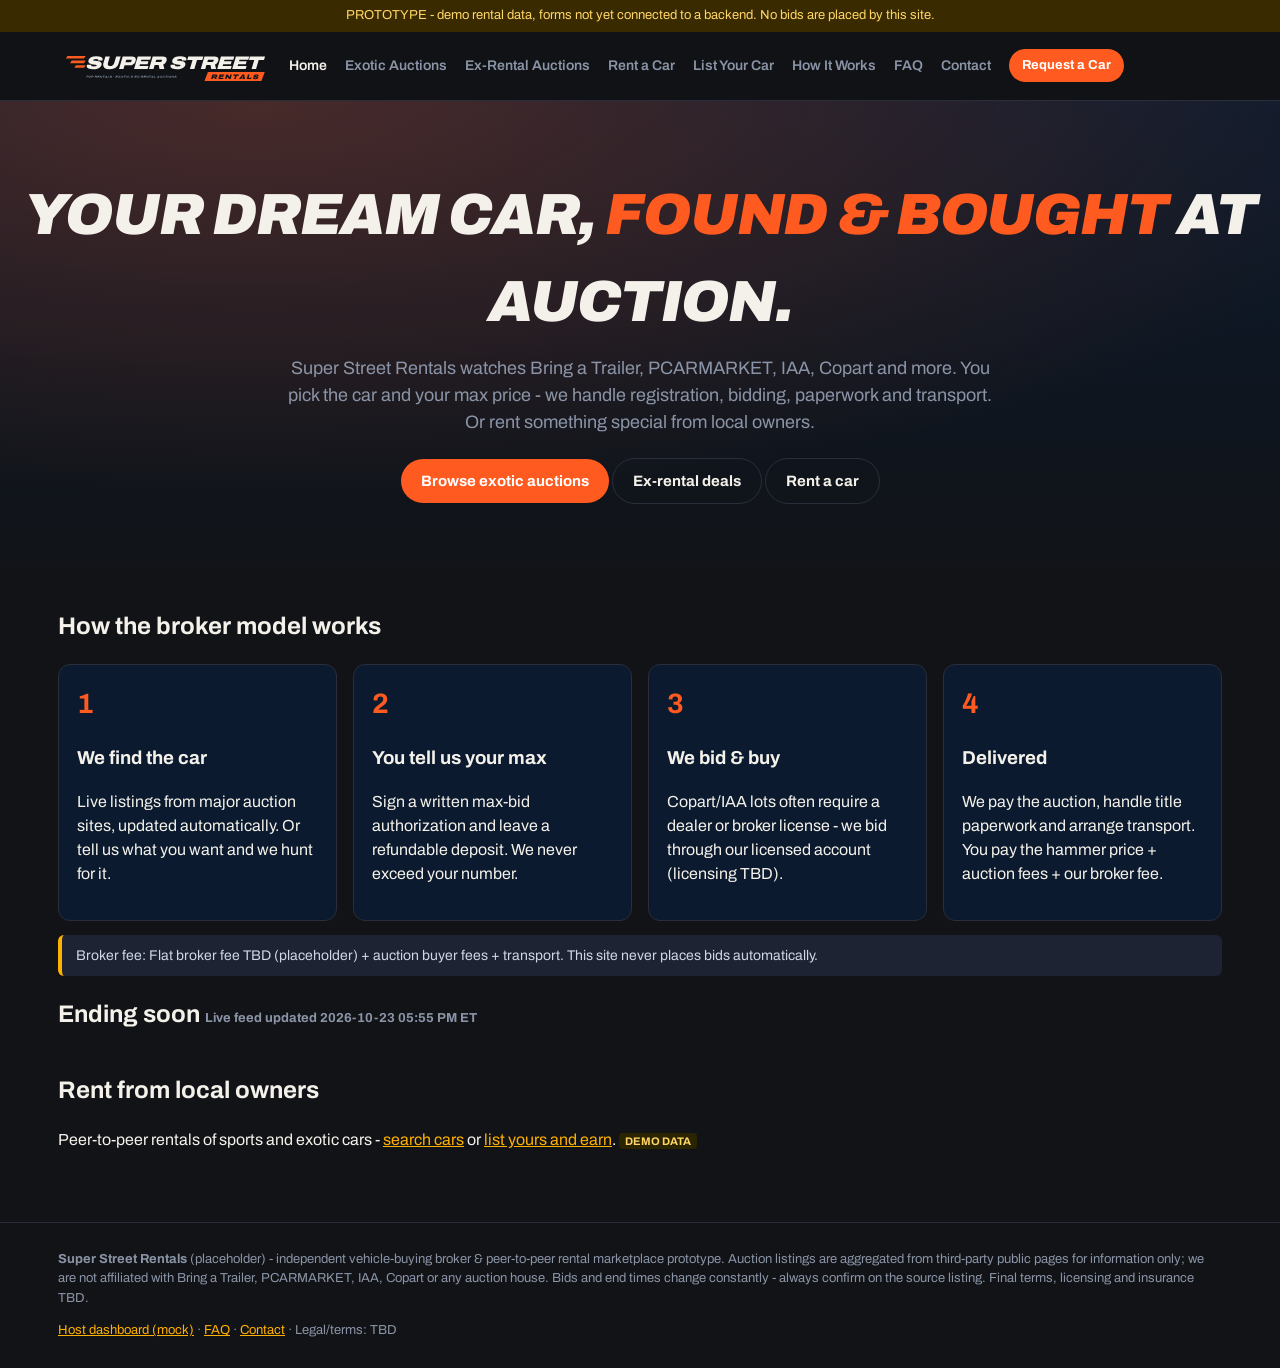
<file: index.html>
<!doctype html><html lang="en"><head><meta charset="utf-8"><meta name="viewport" content="width=device-width,initial-scale=1">
<title>Home | Super Street Rentals (prototype)</title><meta name="description" content="Super Street Rentals - exotic & ex-rental auction broker and peer-to-peer car rentals (prototype).">
<link rel="stylesheet" href="assets/style.css"></head><body data-page="home"><main>
<section class="hero"><h1>Your dream car, <span style="color:var(--accent)">found & bought</span> at auction.</h1>
<p>Super Street Rentals watches Bring a Trailer, PCARMARKET, IAA, Copart and more. You pick the car and your max price - we handle registration, bidding, paperwork and transport. Or rent something special from local owners.</p>
<a class="btn" href="exotic.html">Browse exotic auctions</a> <a class="btn alt" href="ex-rental.html">Ex-rental deals</a> <a class="btn alt" href="rent.html">Rent a car</a></section>
<div class="wrap"><h2>How the broker model works</h2><div class="steps">
<div class="step"><b>1</b><h3>We find the car</h3><p>Live listings from major auction sites, updated automatically. Or tell us what you want and we hunt for it.</p></div>
<div class="step"><b>2</b><h3>You tell us your max</h3><p>Sign a written max-bid authorization and leave a refundable deposit. We never exceed your number.</p></div>
<div class="step"><b>3</b><h3>We bid & buy</h3><p>Copart/IAA lots often require a dealer or broker license - we bid through our licensed account (licensing TBD).</p></div>
<div class="step"><b>4</b><h3>Delivered</h3><p>We pay the auction, handle title paperwork and arrange transport. You pay the hammer price + auction fees + our broker fee.</p></div></div>
<p class="note">Broker fee: <span id="feeTxt">placeholder</span>. This site never places bids automatically.</p>
<h2>Ending soon <span class="meta" id="updated"></span></h2><div class="grid" id="featured"><p>Loading live feed…</p></div>
<h2>Rent from local owners</h2><p>Peer-to-peer rentals of sports and exotic cars - <a href="rent.html">search cars</a> or <a href="list-your-car.html">list yours and earn</a>. <span class="demo">DEMO DATA</span></p></div>
<script>document.addEventListener("DOMContentLoaded",()=>{document.getElementById("feeTxt").textContent=(window.SSR_CONFIG||{}).brokerFeeText})</script></main><script src="assets/config.js"></script><script src="assets/app.js"></script></body></html>
</file>
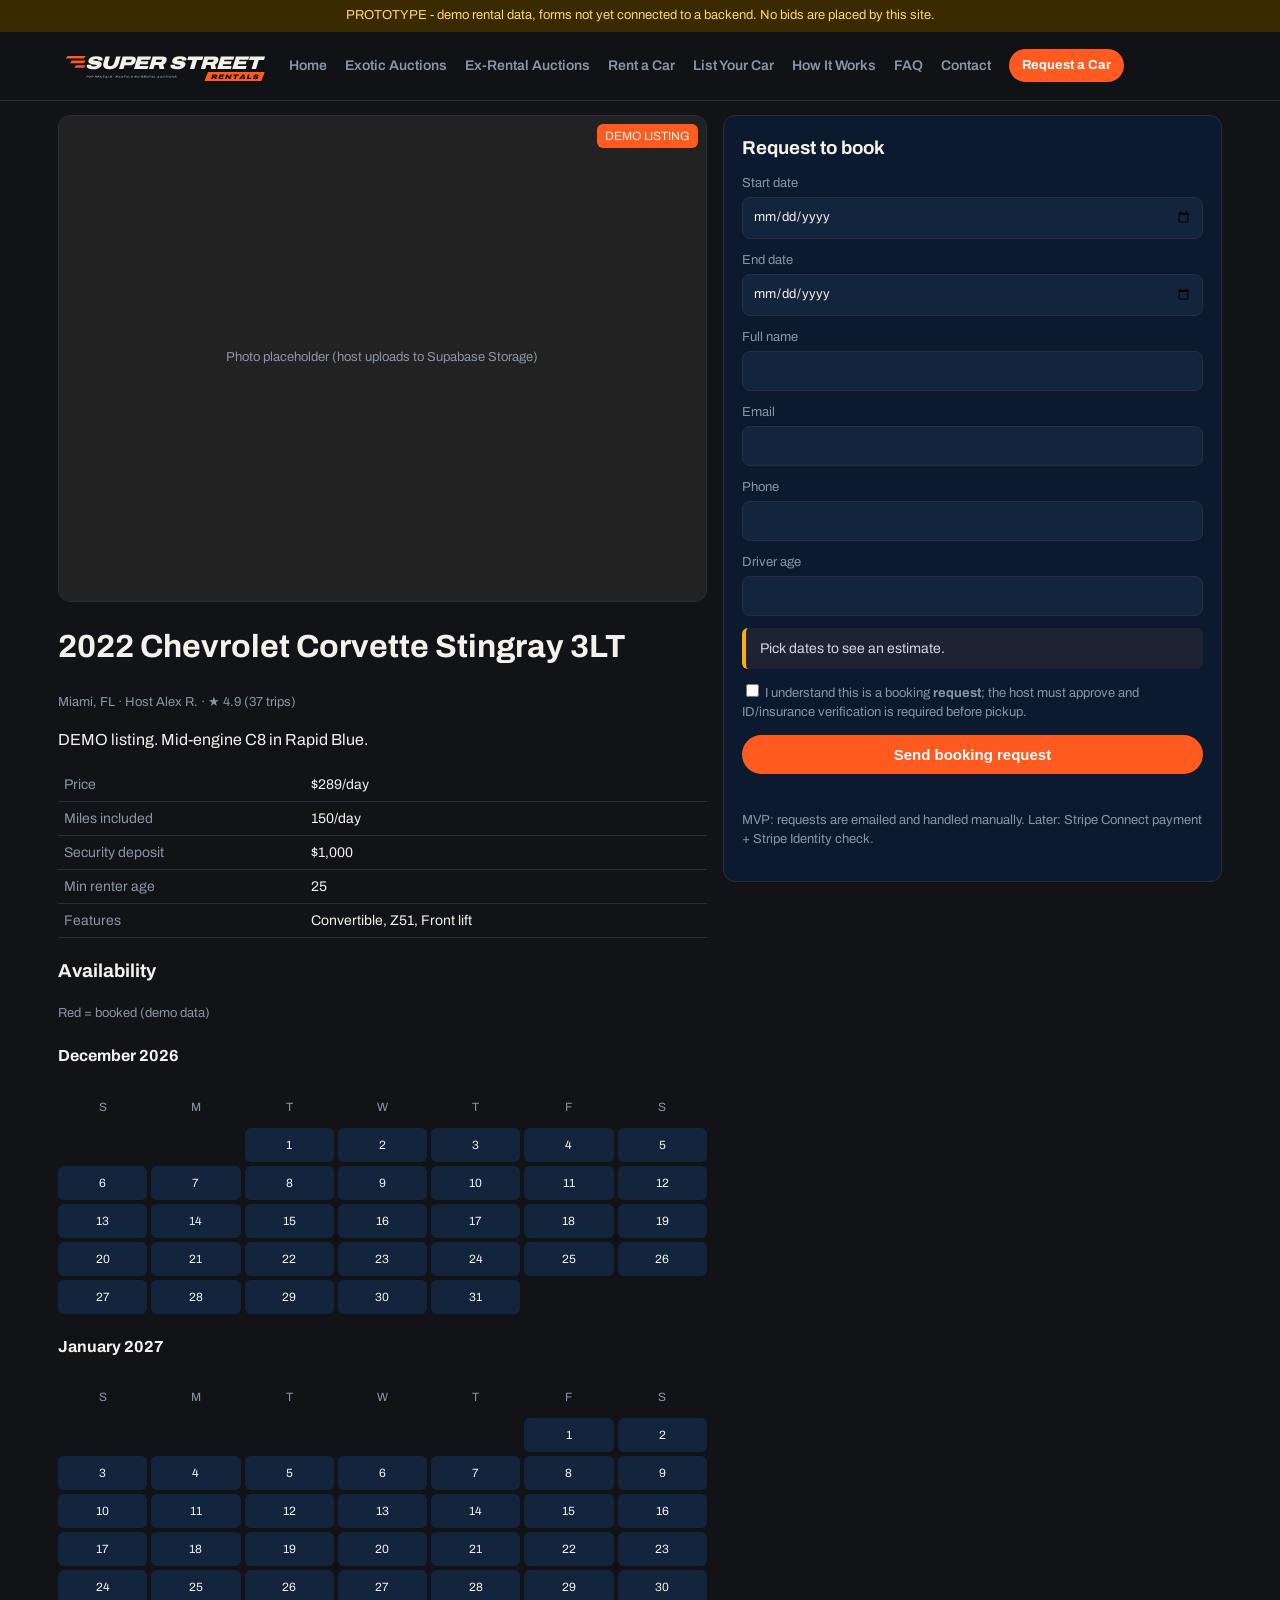
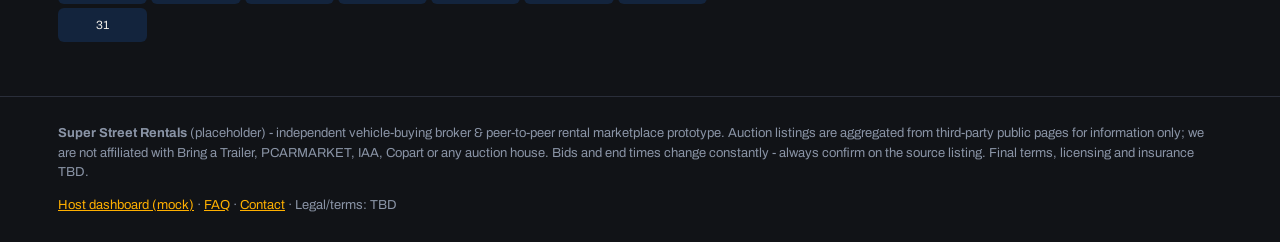
<file: car.html>
<!doctype html><html lang="en"><head><meta charset="utf-8"><meta name="viewport" content="width=device-width,initial-scale=1">
<title>Car details | Super Street Rentals (prototype)</title><meta name="description" content="Super Street Rentals - exotic & ex-rental auction broker and peer-to-peer car rentals (prototype).">
<link rel="stylesheet" href="assets/style.css"></head><body data-page="car"><main><div class="wrap" id="car"></div></main><script src="assets/config.js"></script><script src="assets/app.js"></script></body></html>
</file>
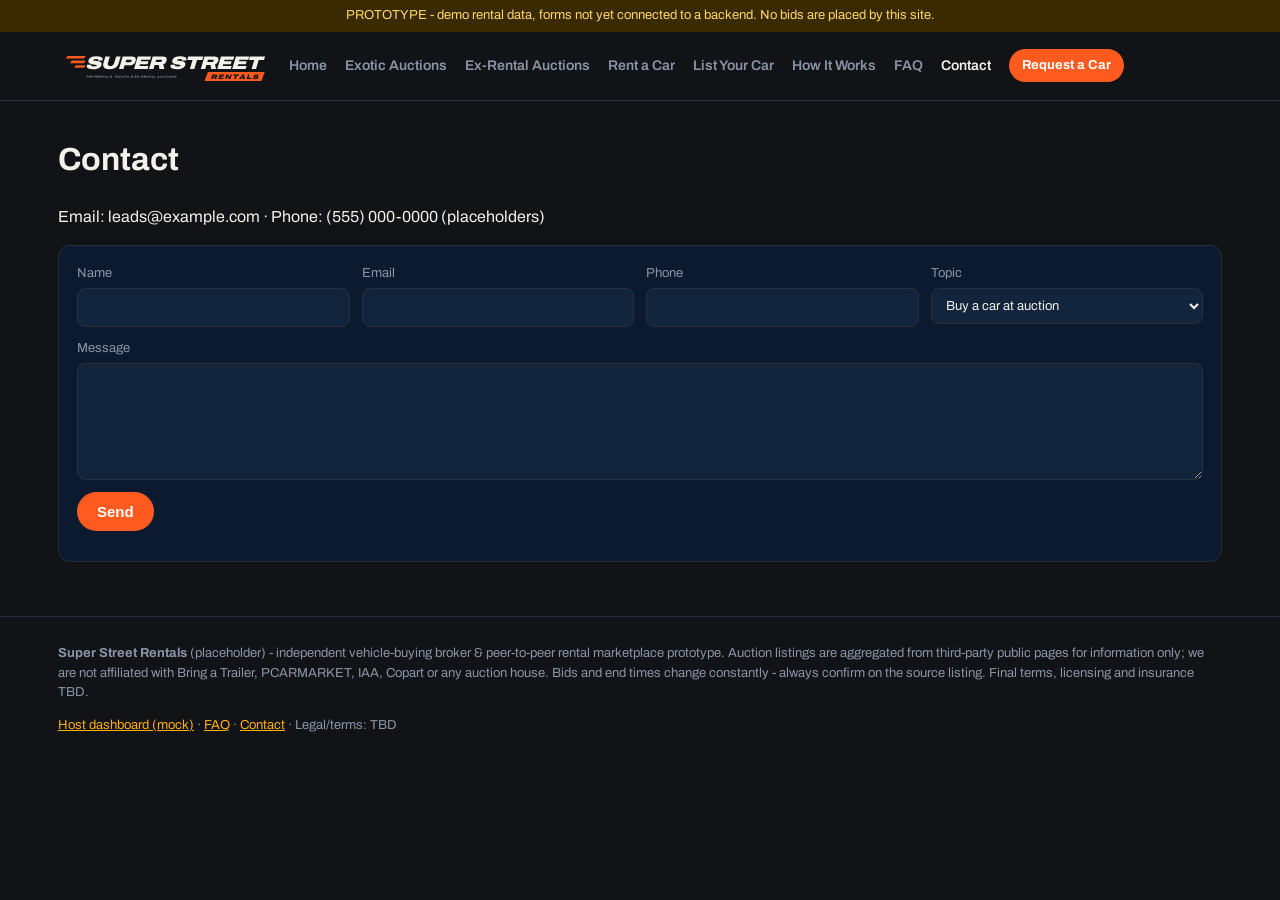
<file: contact.html>
<!doctype html><html lang="en"><head><meta charset="utf-8"><meta name="viewport" content="width=device-width,initial-scale=1">
<title>Contact | Super Street Rentals (prototype)</title><meta name="description" content="Super Street Rentals - exotic & ex-rental auction broker and peer-to-peer car rentals (prototype).">
<link rel="stylesheet" href="assets/style.css"></head><body data-page="contact"><main><div class="wrap"><h1>Contact</h1><p>Email: <span id="em"></span> · Phone: <span id="ph"></span> (placeholders)</p>
<form class="f" id="contactForm"><label>Name<input name="name" required></label><label>Email<input type="email" name="email" required></label><label>Phone<input name="phone"></label>
<label>Topic<select name="topic"><option>Buy a car at auction</option><option>Rent a car</option><option>List my car</option><option>Other</option></select></label>
<label class="full">Message<textarea name="message" rows="5" required></textarea></label><div class="full"><button class="btn">Send</button></div><div class="out full"></div></form></div>
<script>document.addEventListener("DOMContentLoaded",()=>{const c=window.SSR_CONFIG||{};document.getElementById("em").textContent=c.leadEmail;document.getElementById("ph").textContent=c.phone})</script></main><script src="assets/config.js"></script><script src="assets/app.js"></script></body></html>
</file>
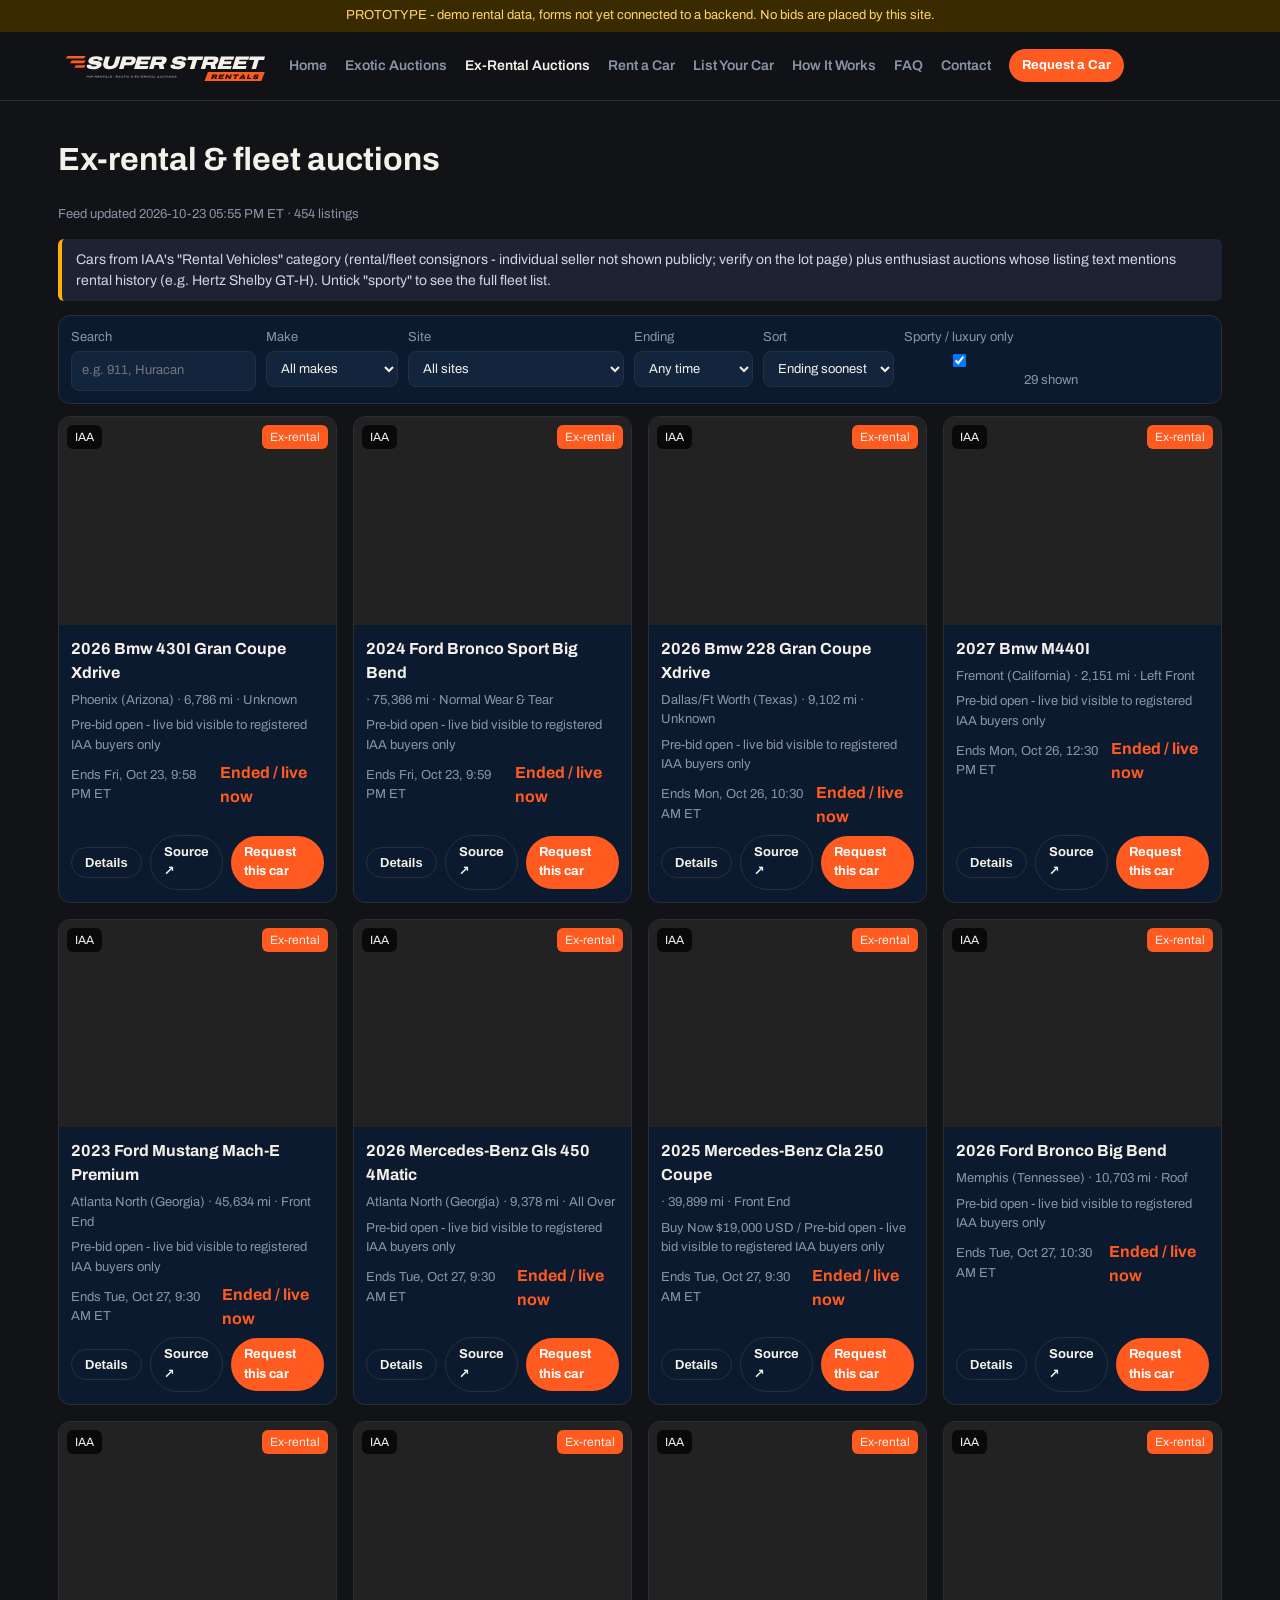
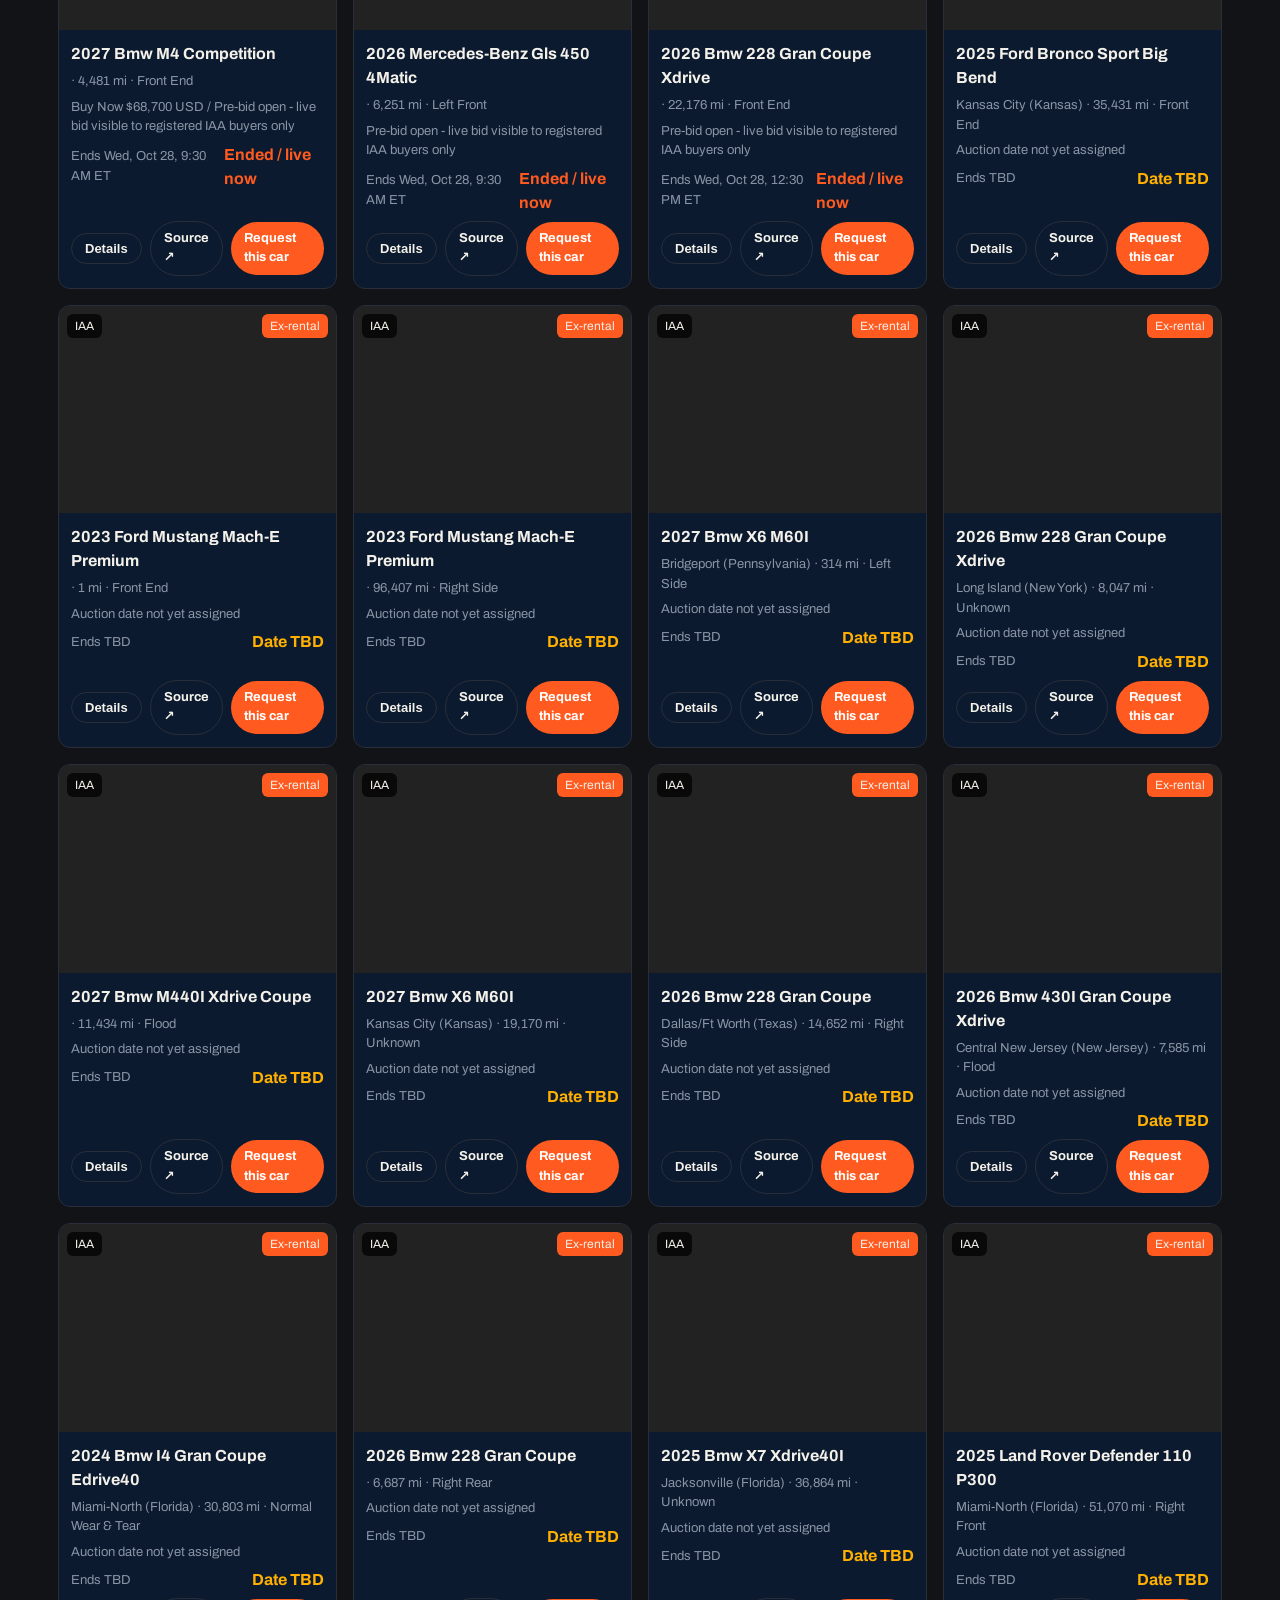
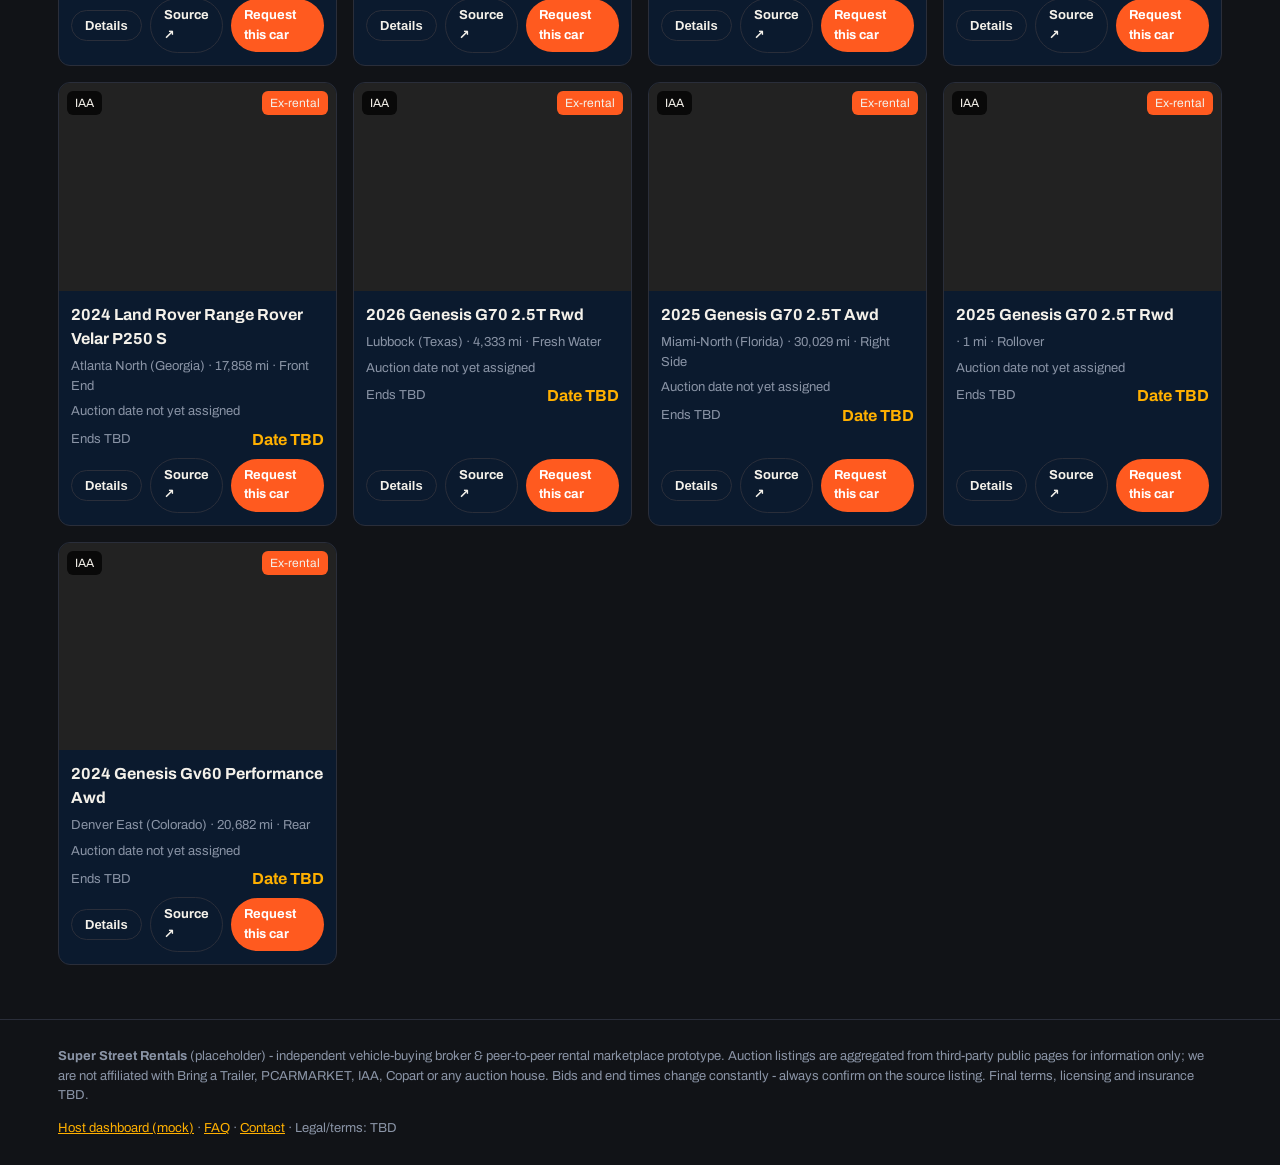
<file: ex-rental.html>
<!doctype html><html lang="en"><head><meta charset="utf-8"><meta name="viewport" content="width=device-width,initial-scale=1">
<title>Ex-Rental Auctions | Super Street Rentals (prototype)</title><meta name="description" content="Super Street Rentals - exotic & ex-rental auction broker and peer-to-peer car rentals (prototype).">
<link rel="stylesheet" href="assets/style.css"></head><body data-page="rental"><main><div class="wrap"><h1>Ex-rental & fleet auctions</h1>
<p class="meta" id="updated"></p><p class="note">Cars from IAA's "Rental Vehicles" category (rental/fleet consignors - individual seller not shown publicly; verify on the lot page) plus enthusiast auctions whose listing text mentions rental history (e.g. Hertz Shelby GT-H). Untick "sporty" to see the full fleet list.</p>
<div class="filters">
 <label>Search<input id="fQ" placeholder="e.g. 911, Huracan"></label>
 <label>Make<select id="fMake"></select></label><label>Site<select id="fSite"></select></label>
 <label>Ending<select id="fEnd"><option value="">Any time</option><option value="6">Within 6 h</option><option value="24">Within 24 h</option><option value="72">Within 3 days</option><option value="168">Within 7 days</option></select></label>
 <label>Sort<select id="fSort"><option value="end">Ending soonest</option><option value="bid">Highest bid</option></select></label>
 <label>Sporty / luxury only<input type="checkbox" id="fSporty" checked></label>
 <span class="meta" id="count" style="align-self:end"></span></div><div class="grid" id="grid"><p>Loading…</p></div></div></main><script src="assets/config.js"></script><script src="assets/app.js"></script></body></html>
</file>
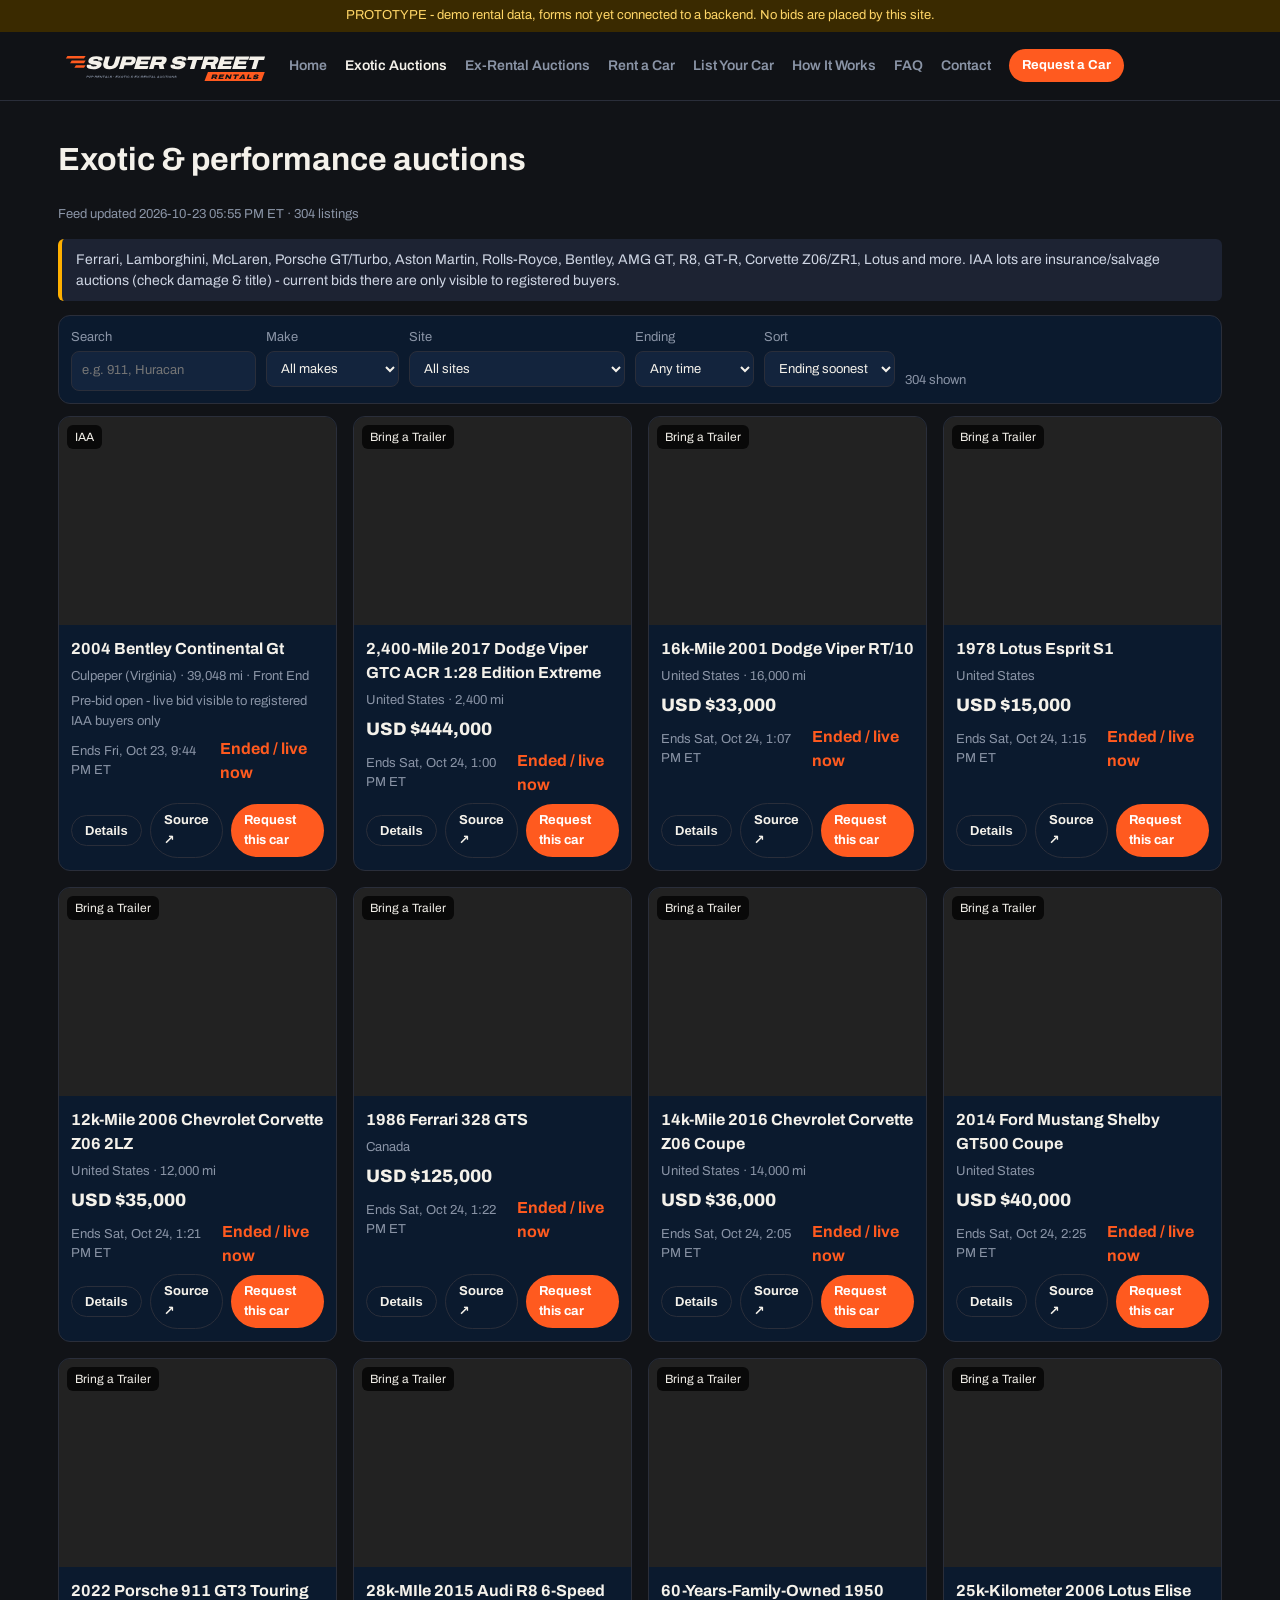
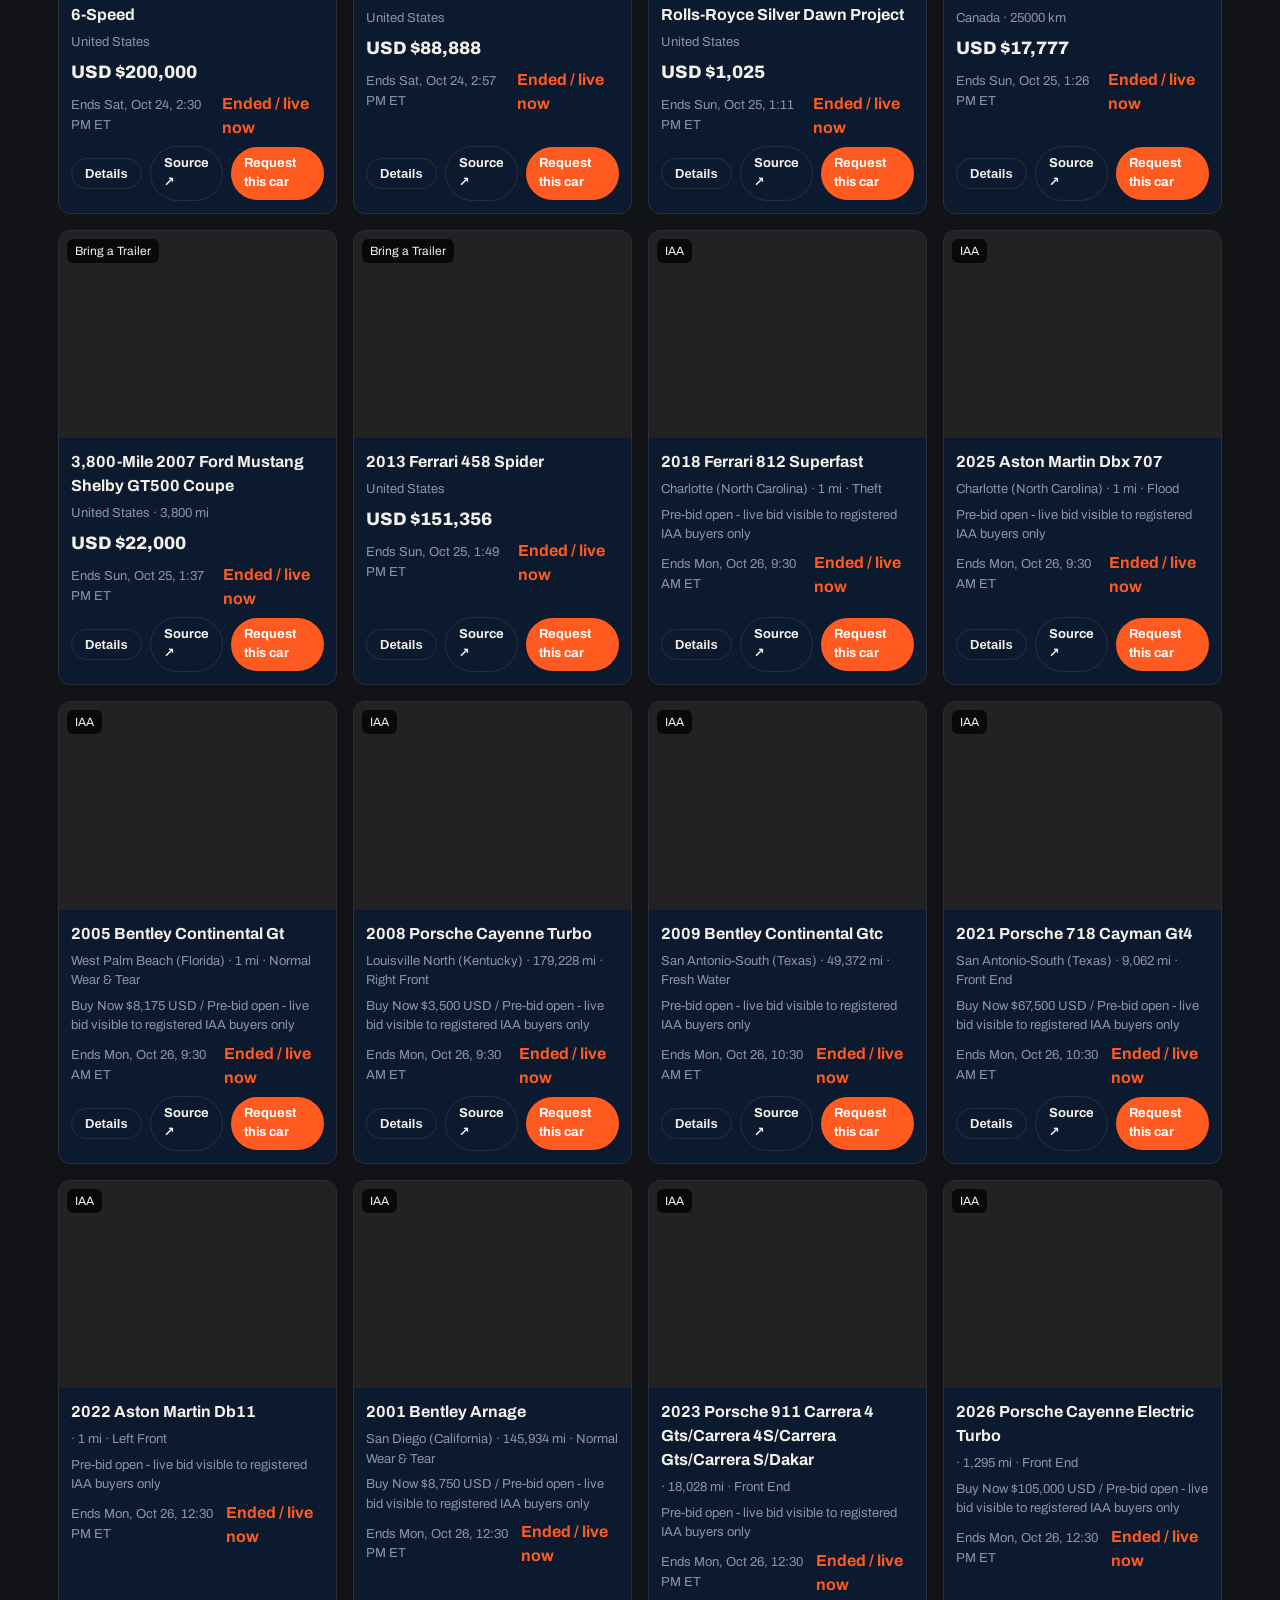
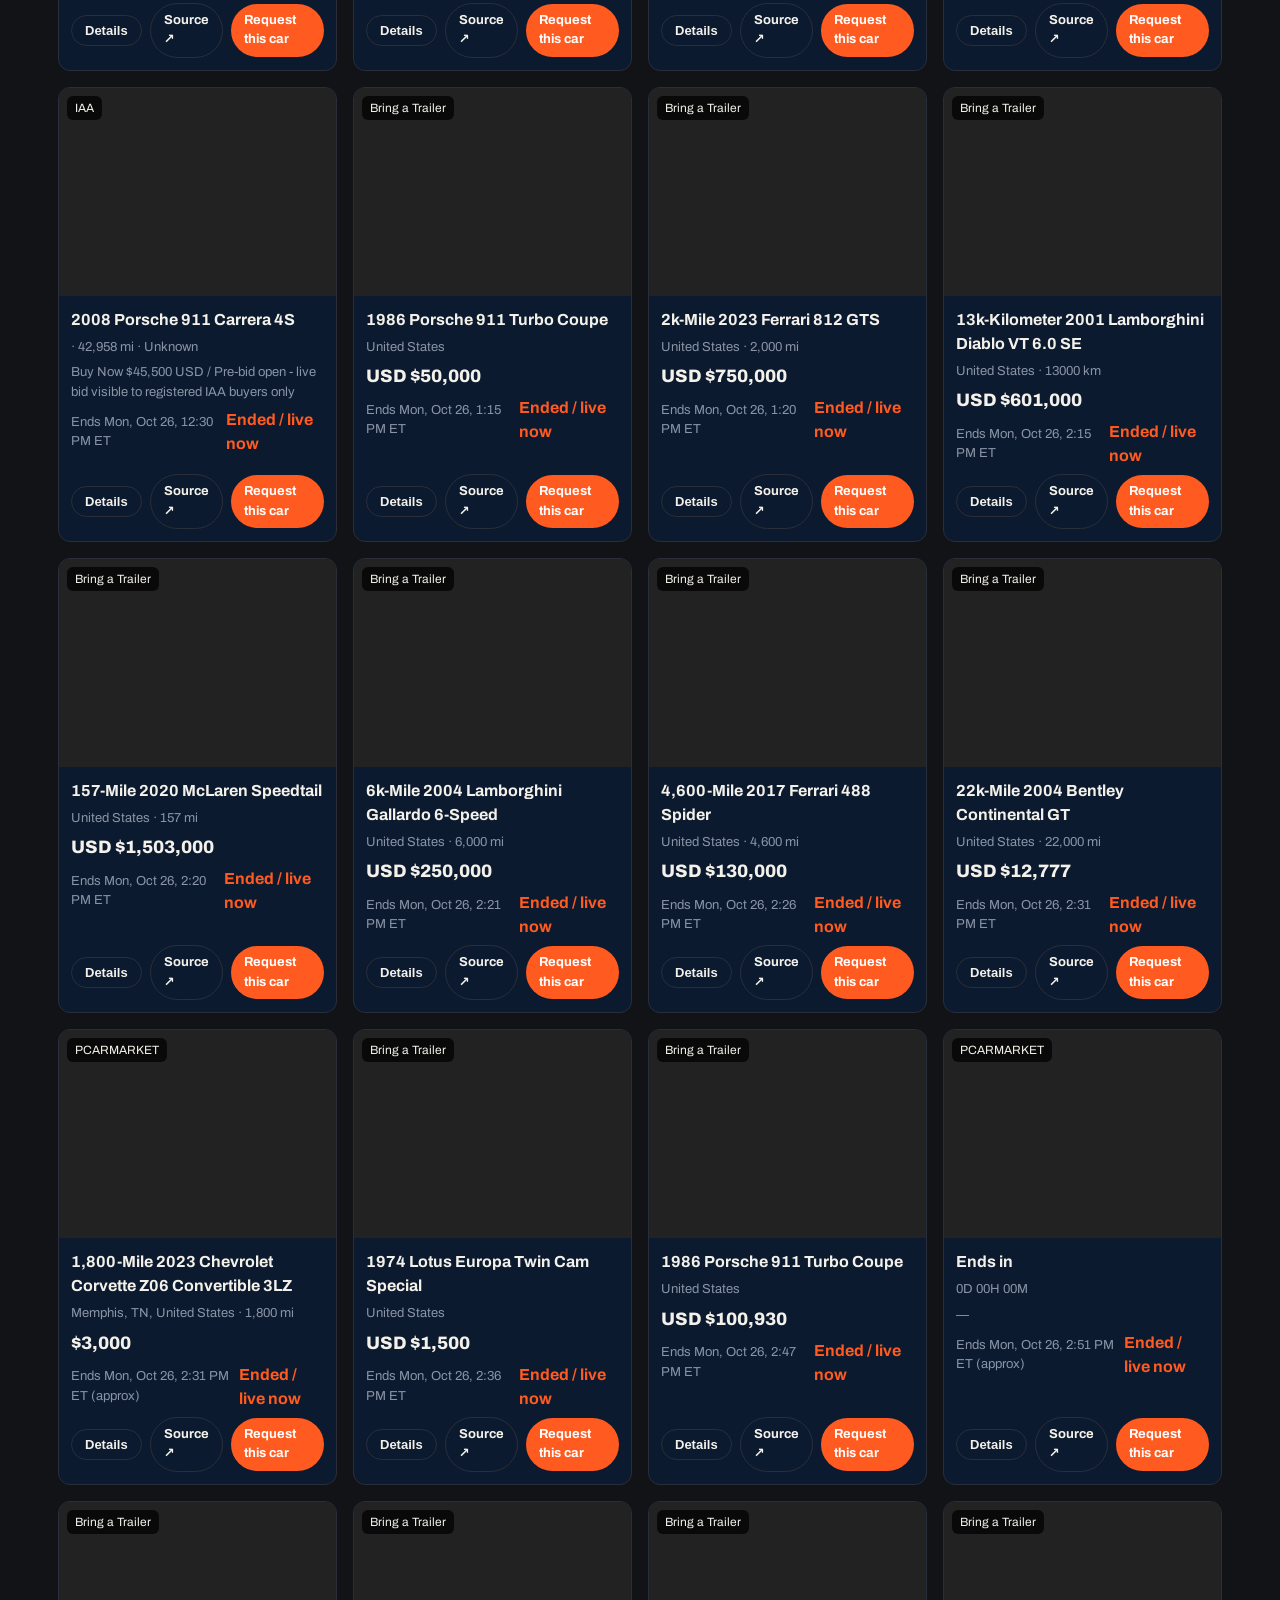
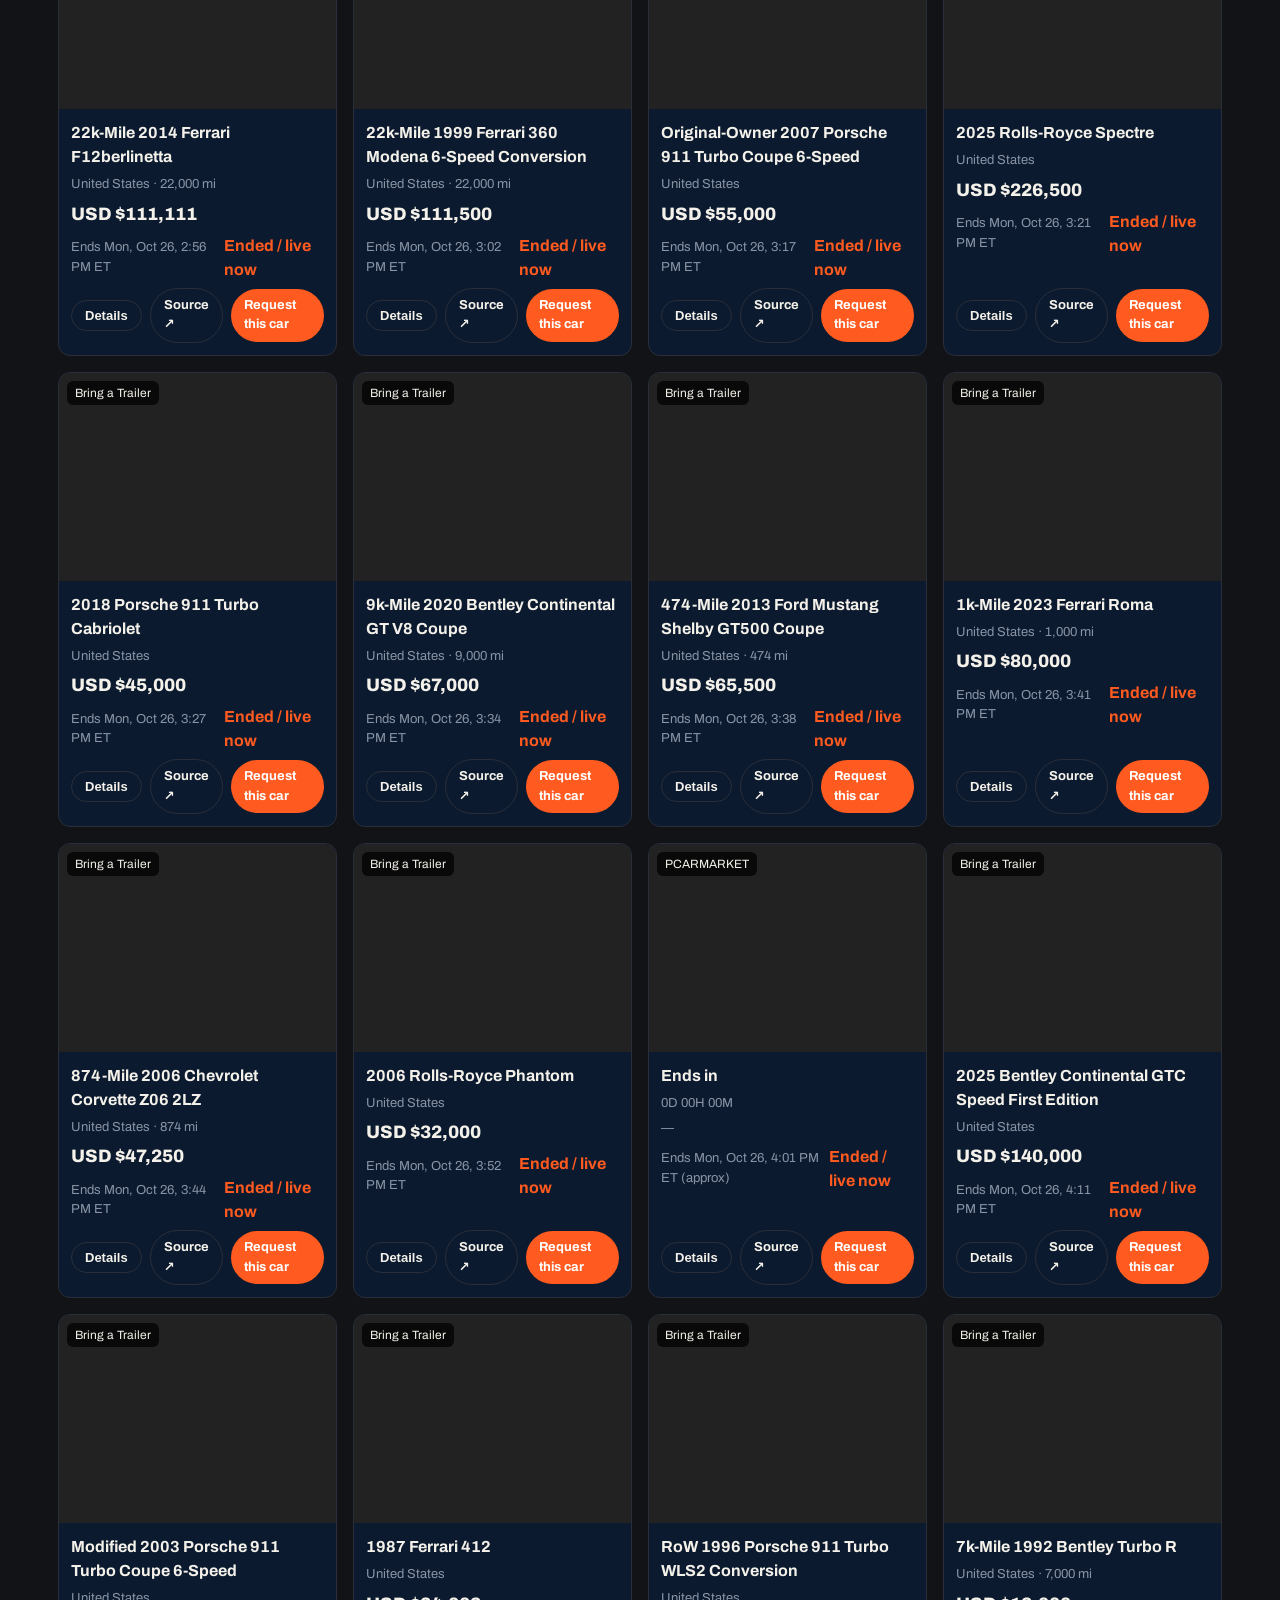
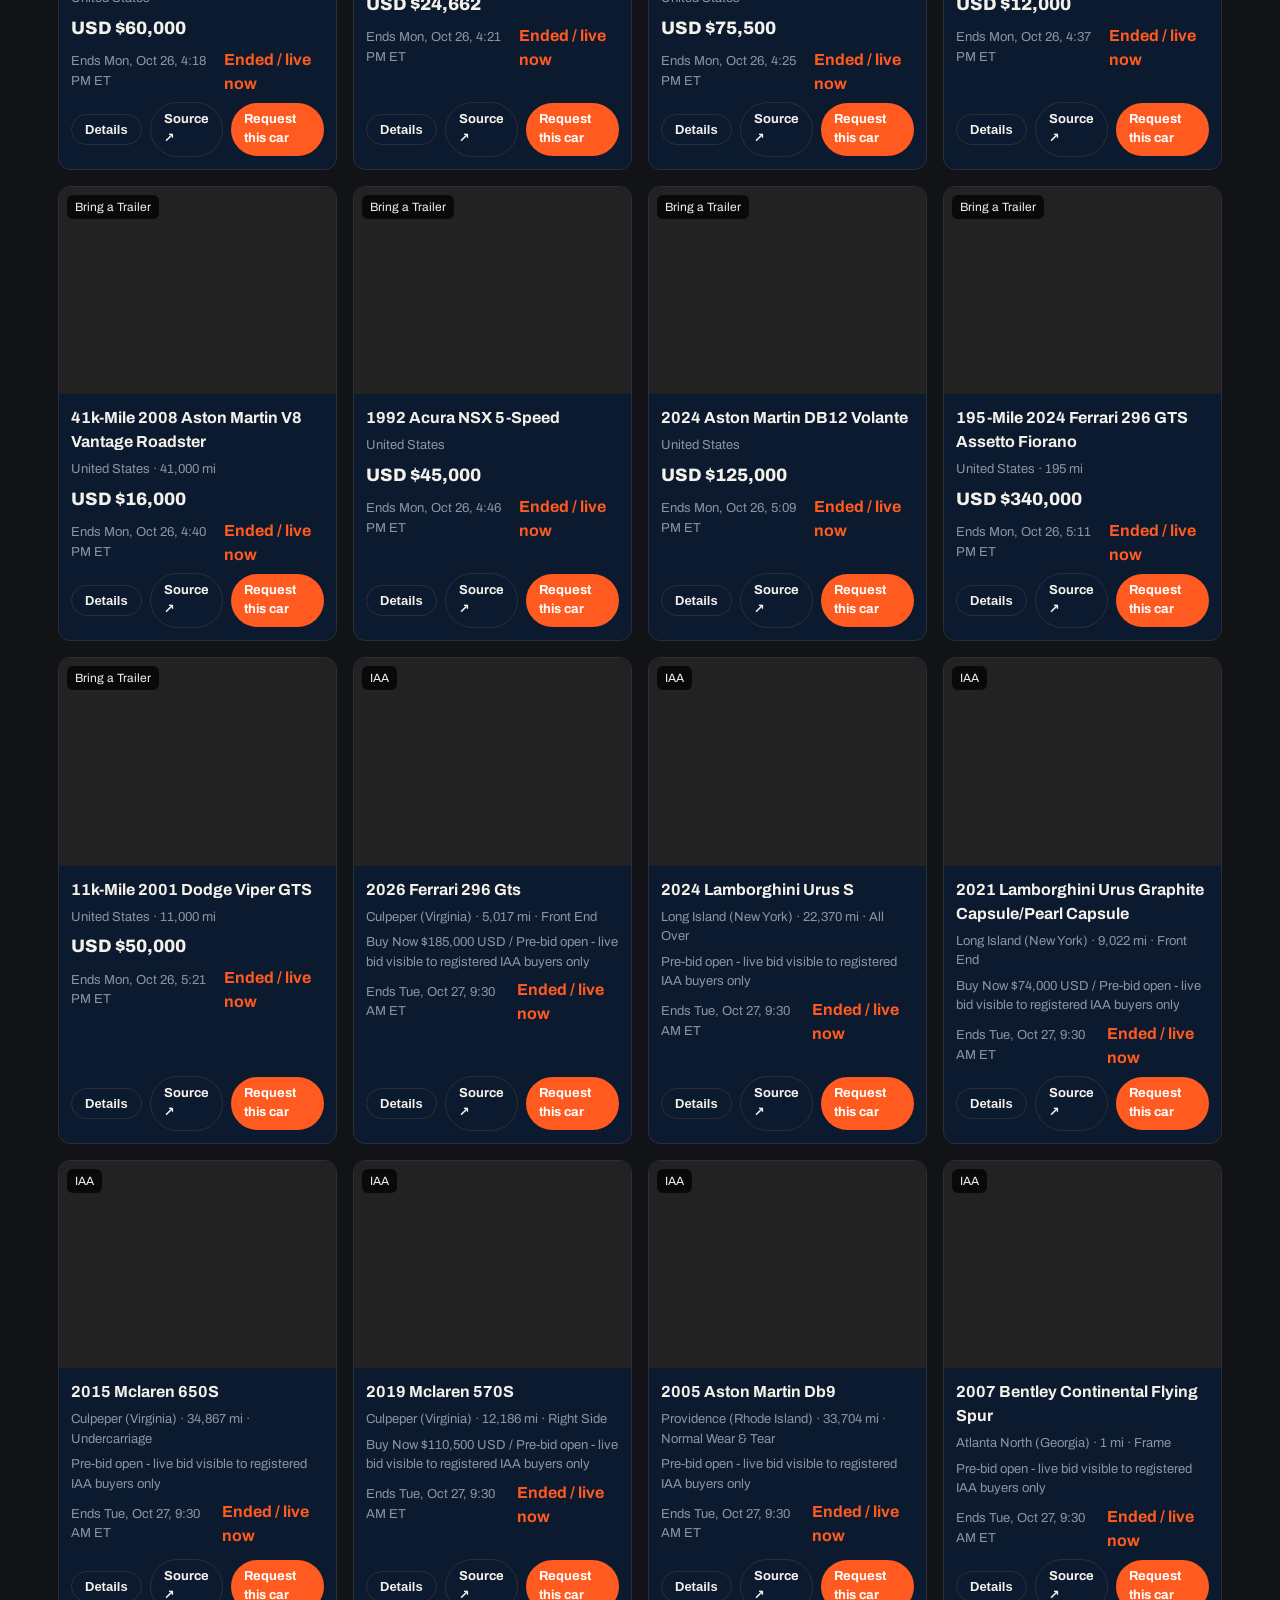
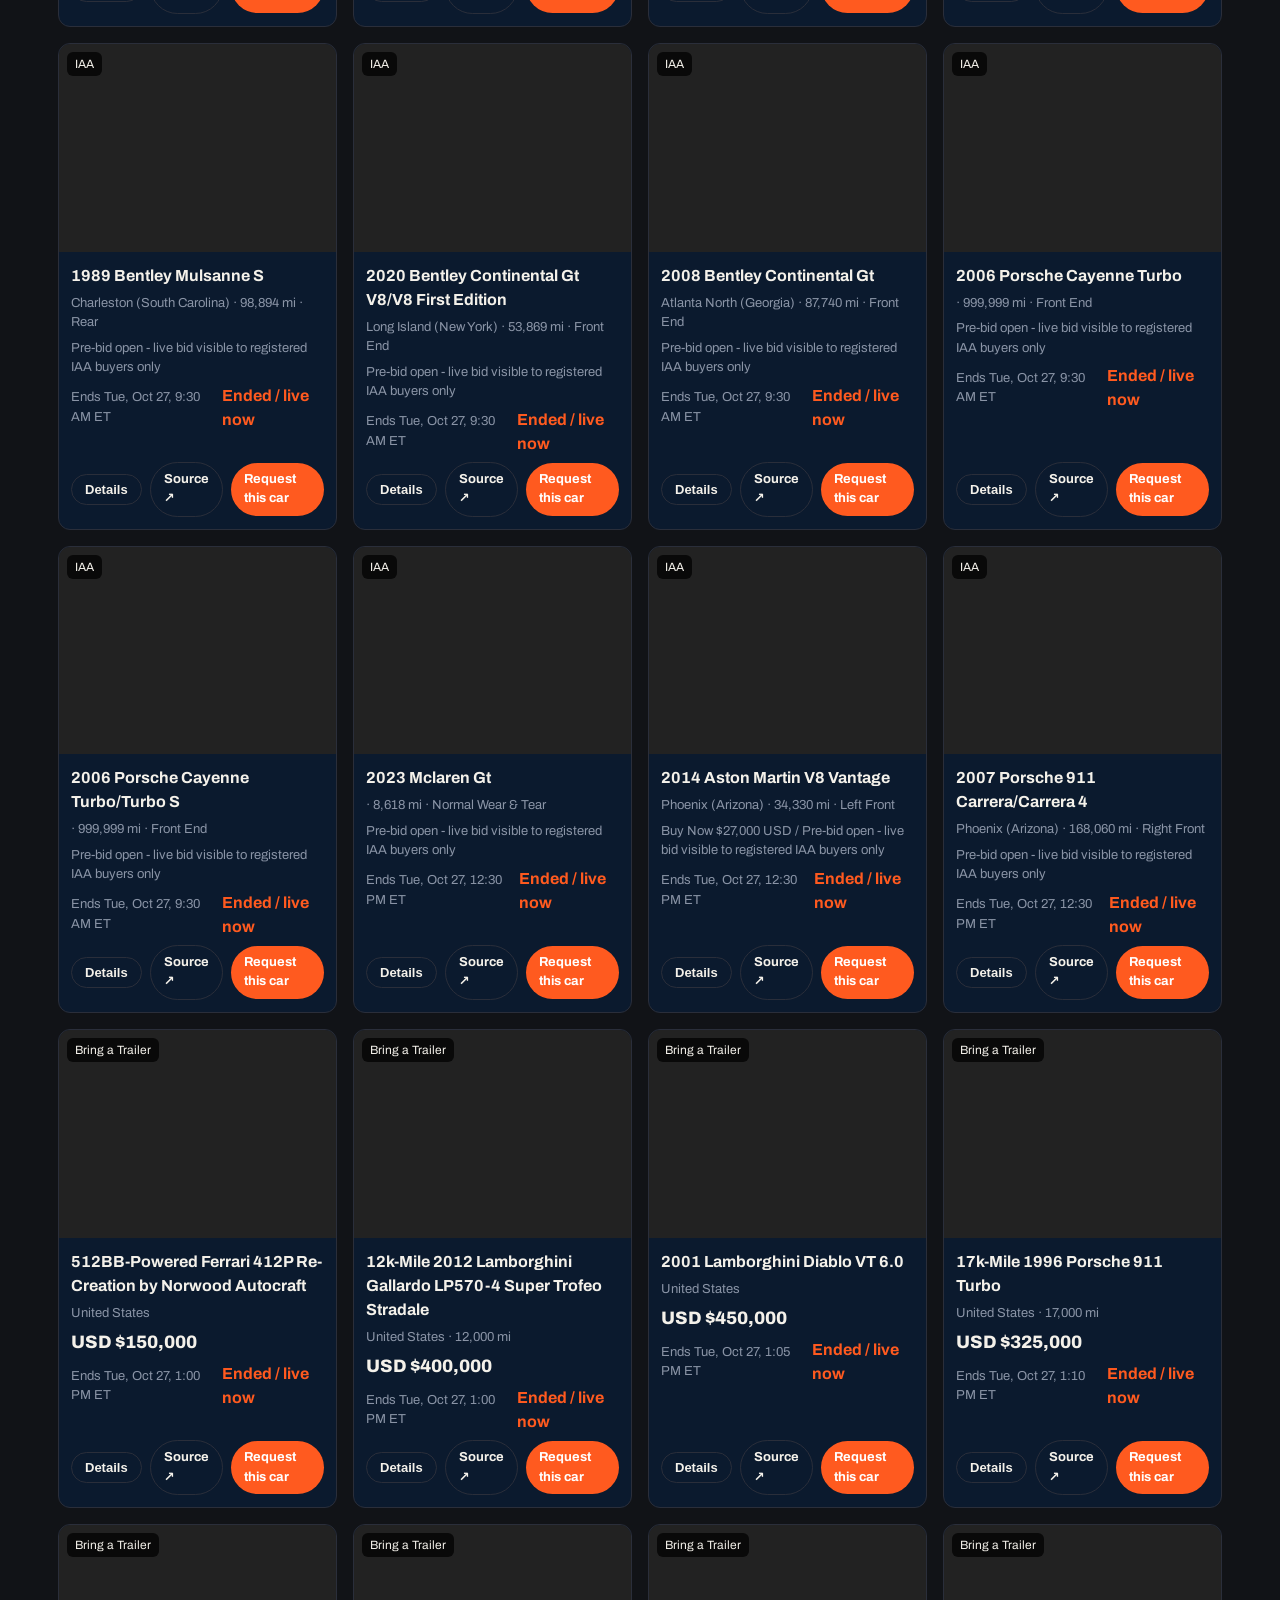
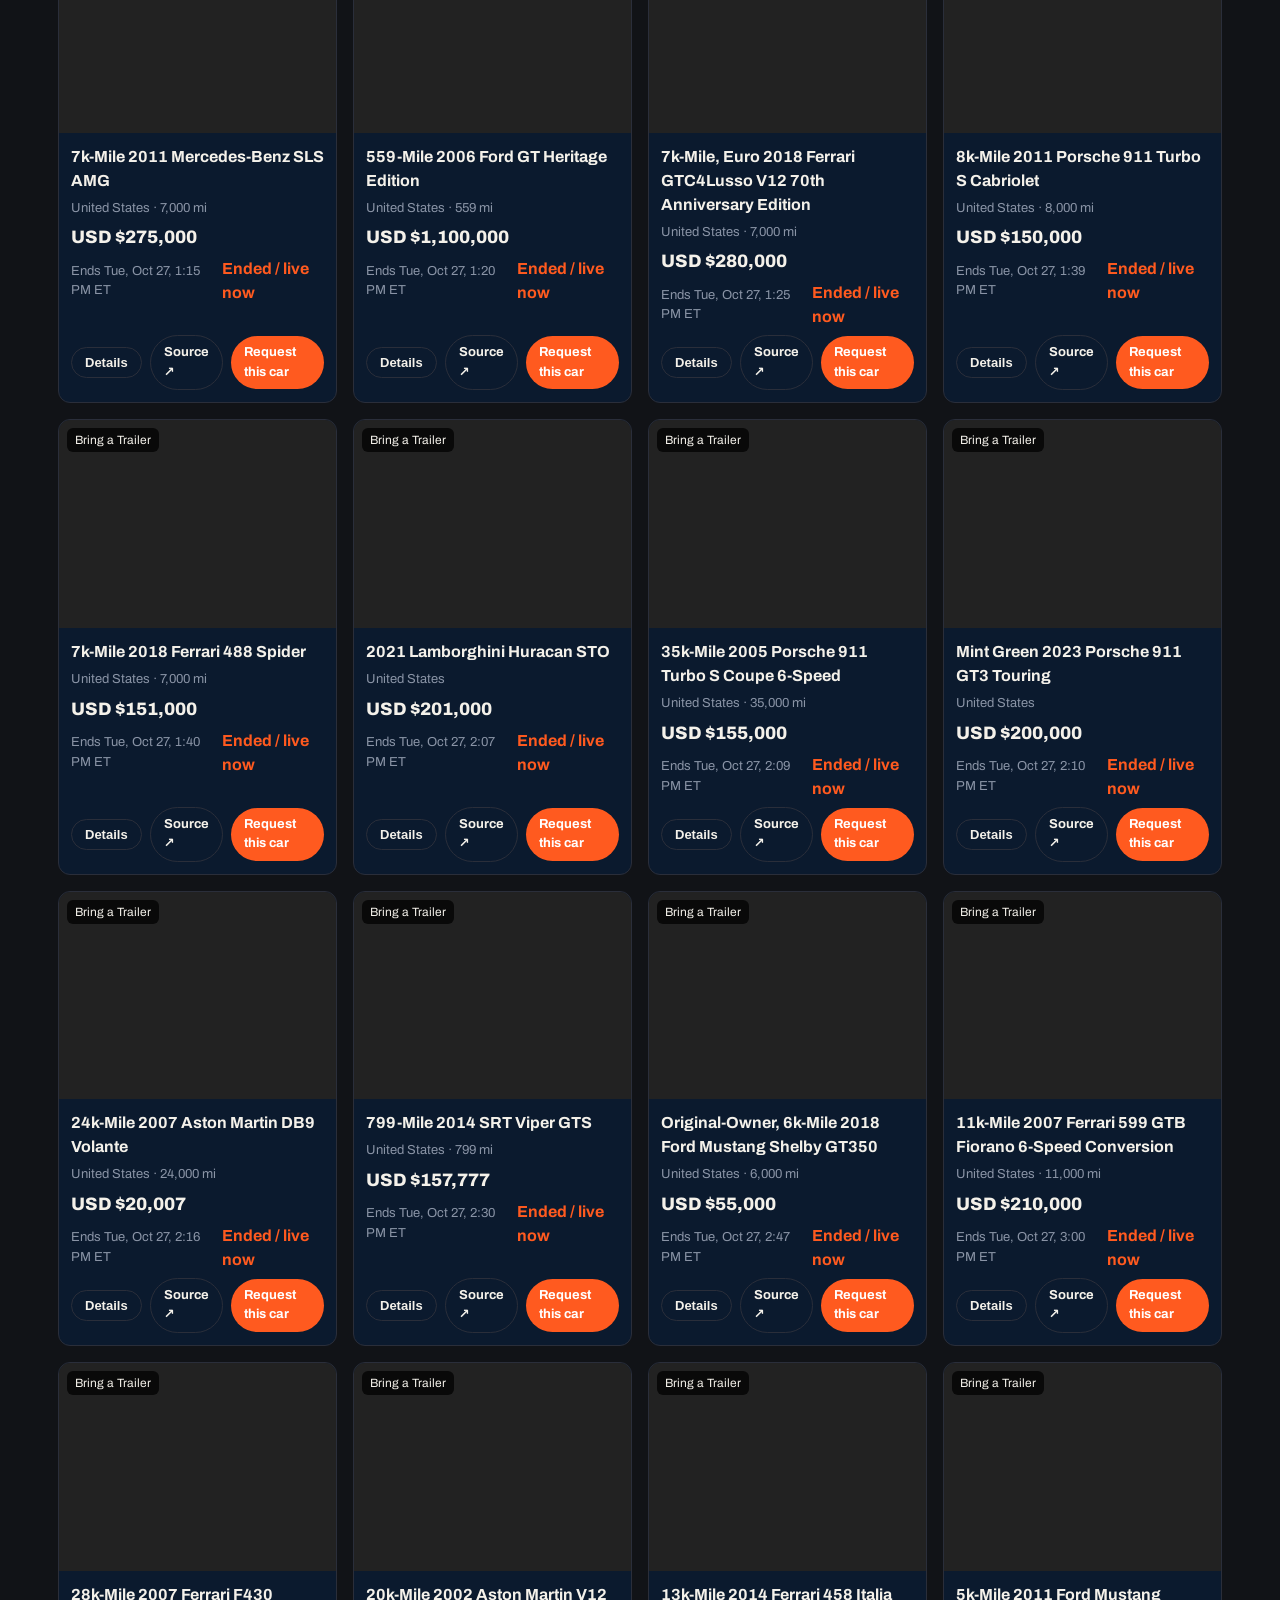
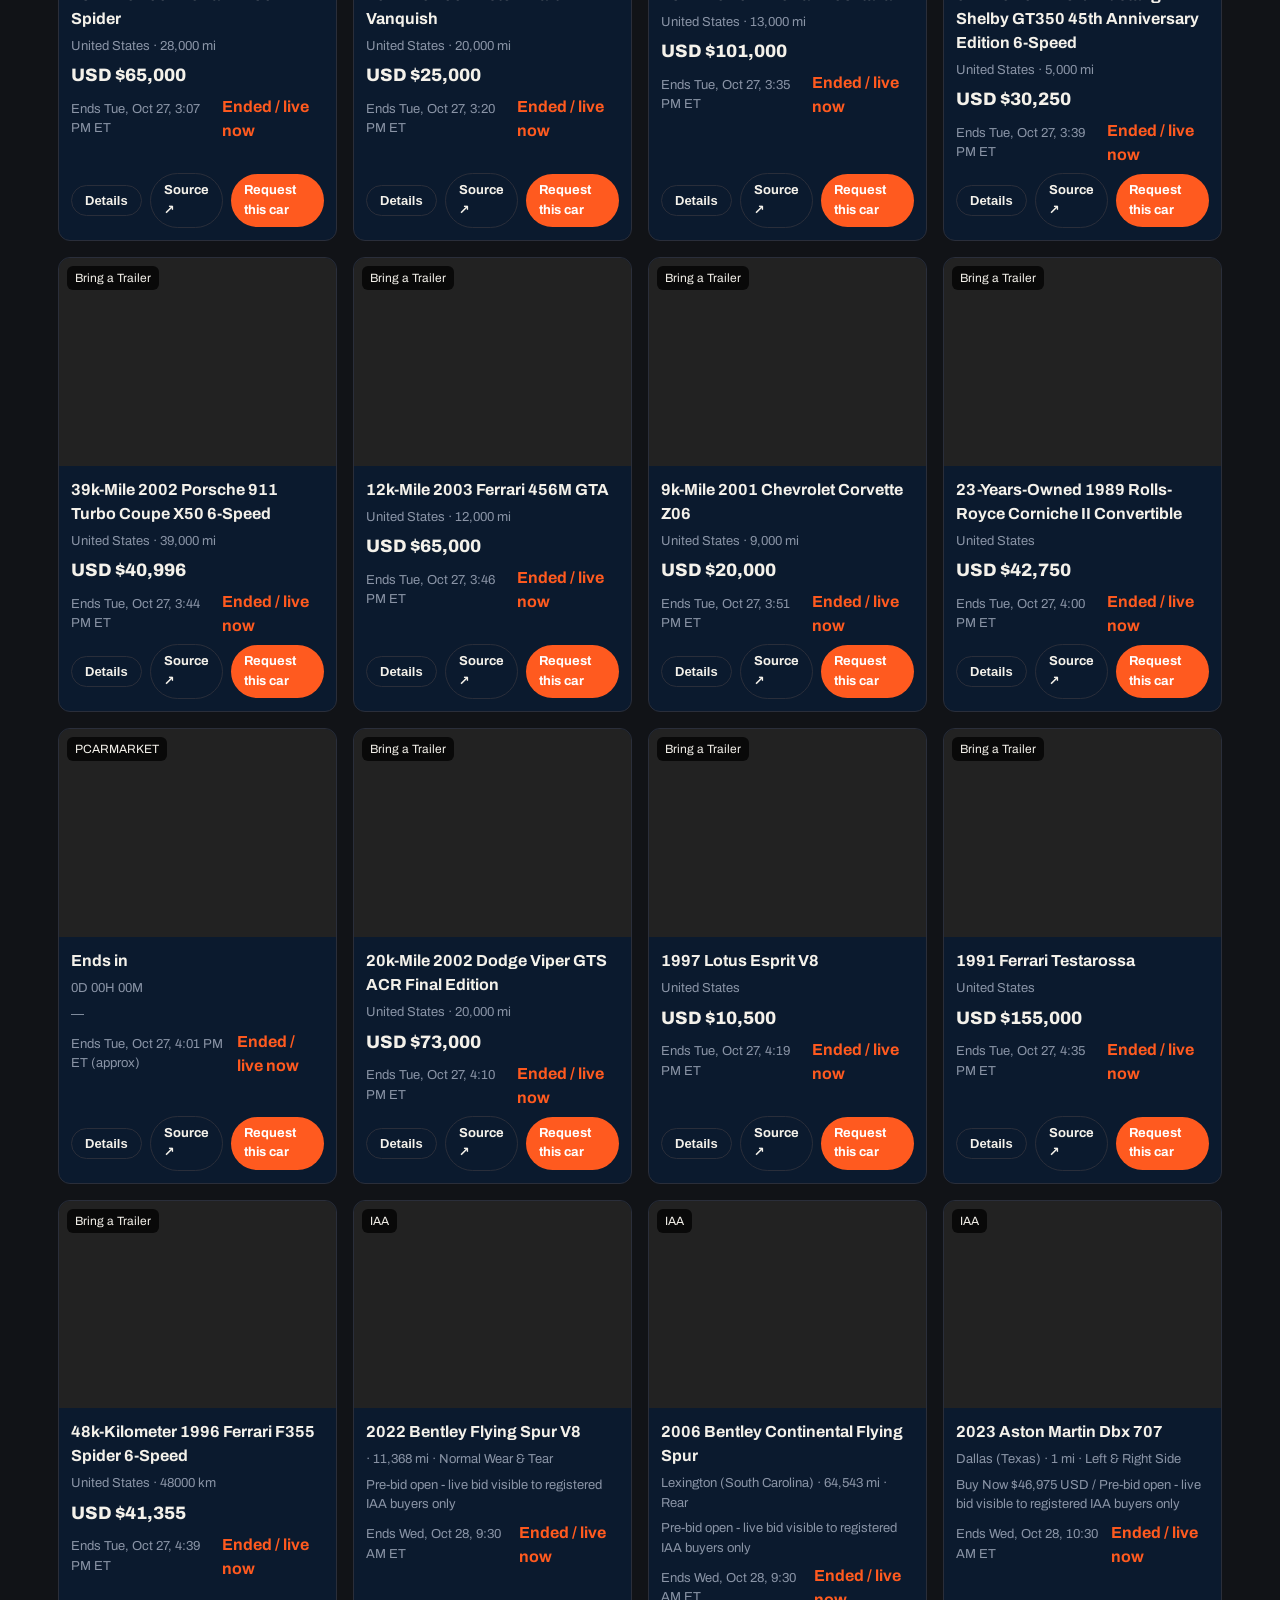
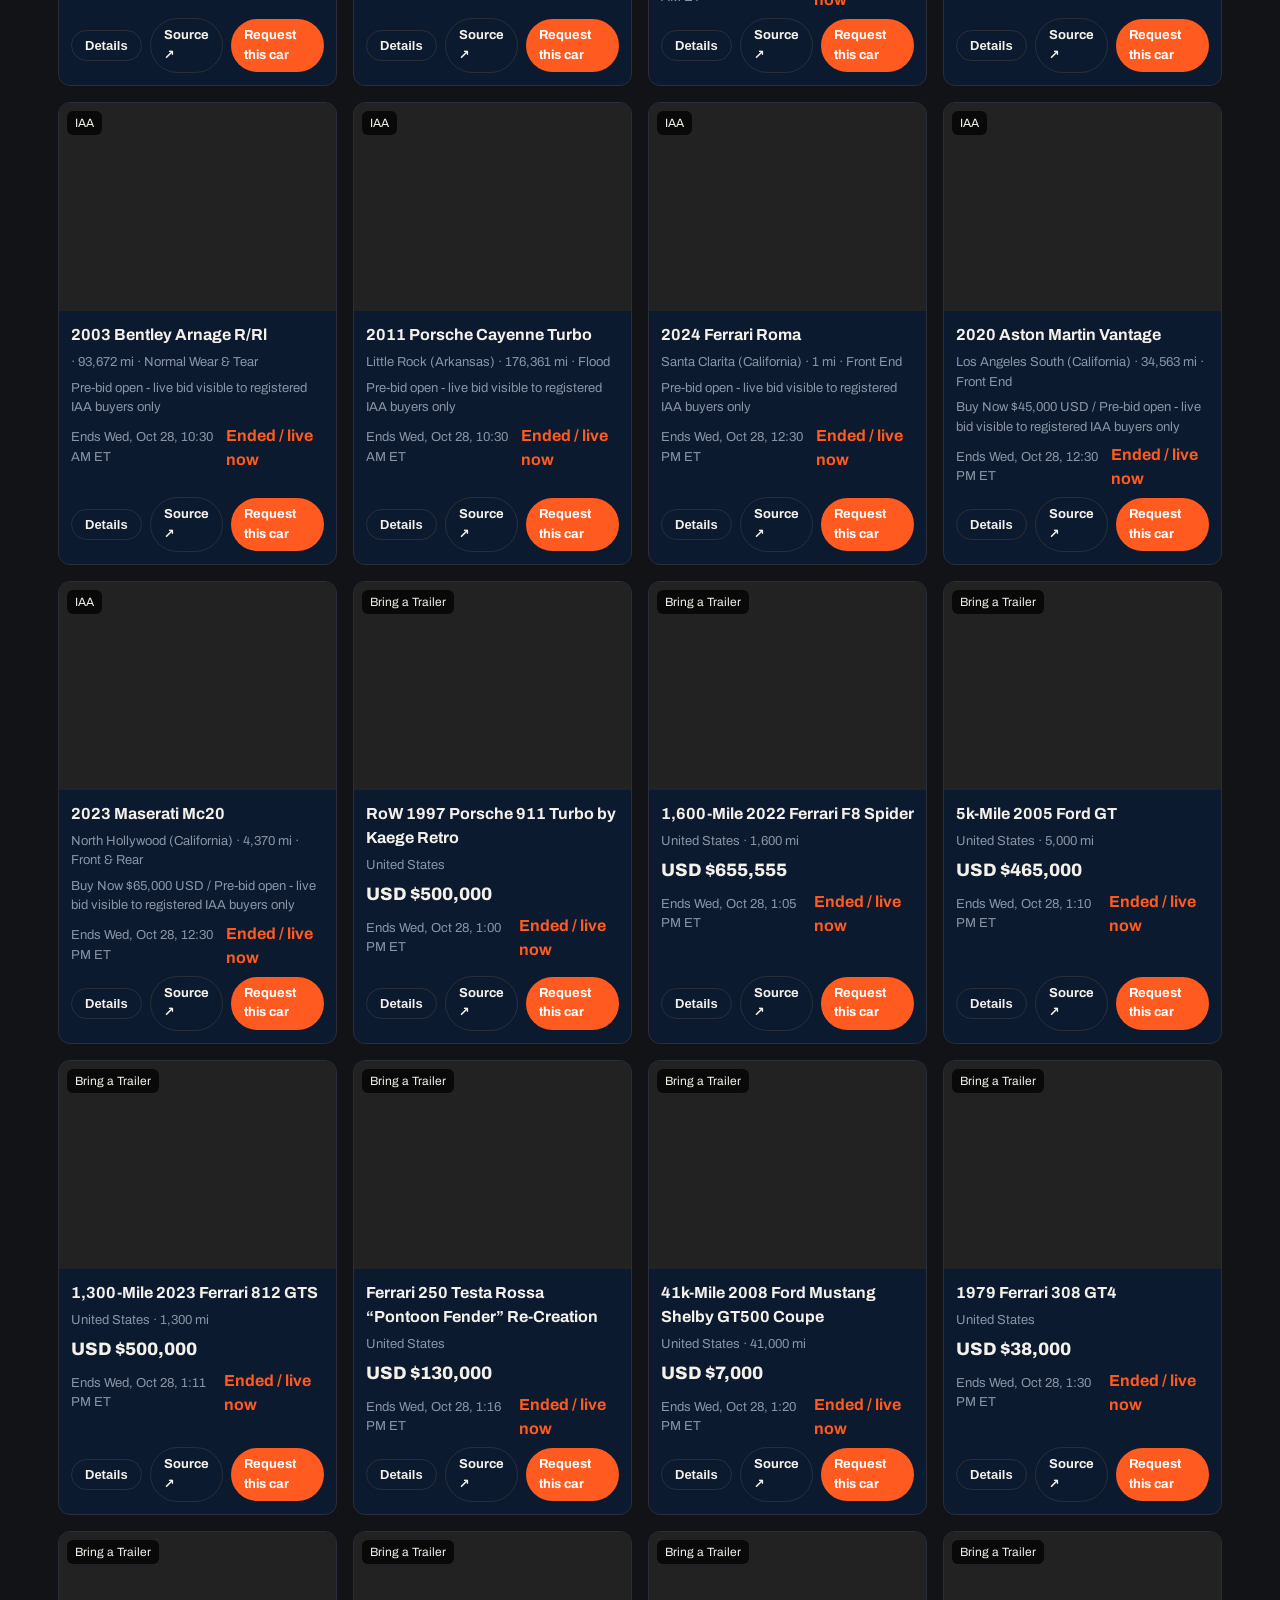
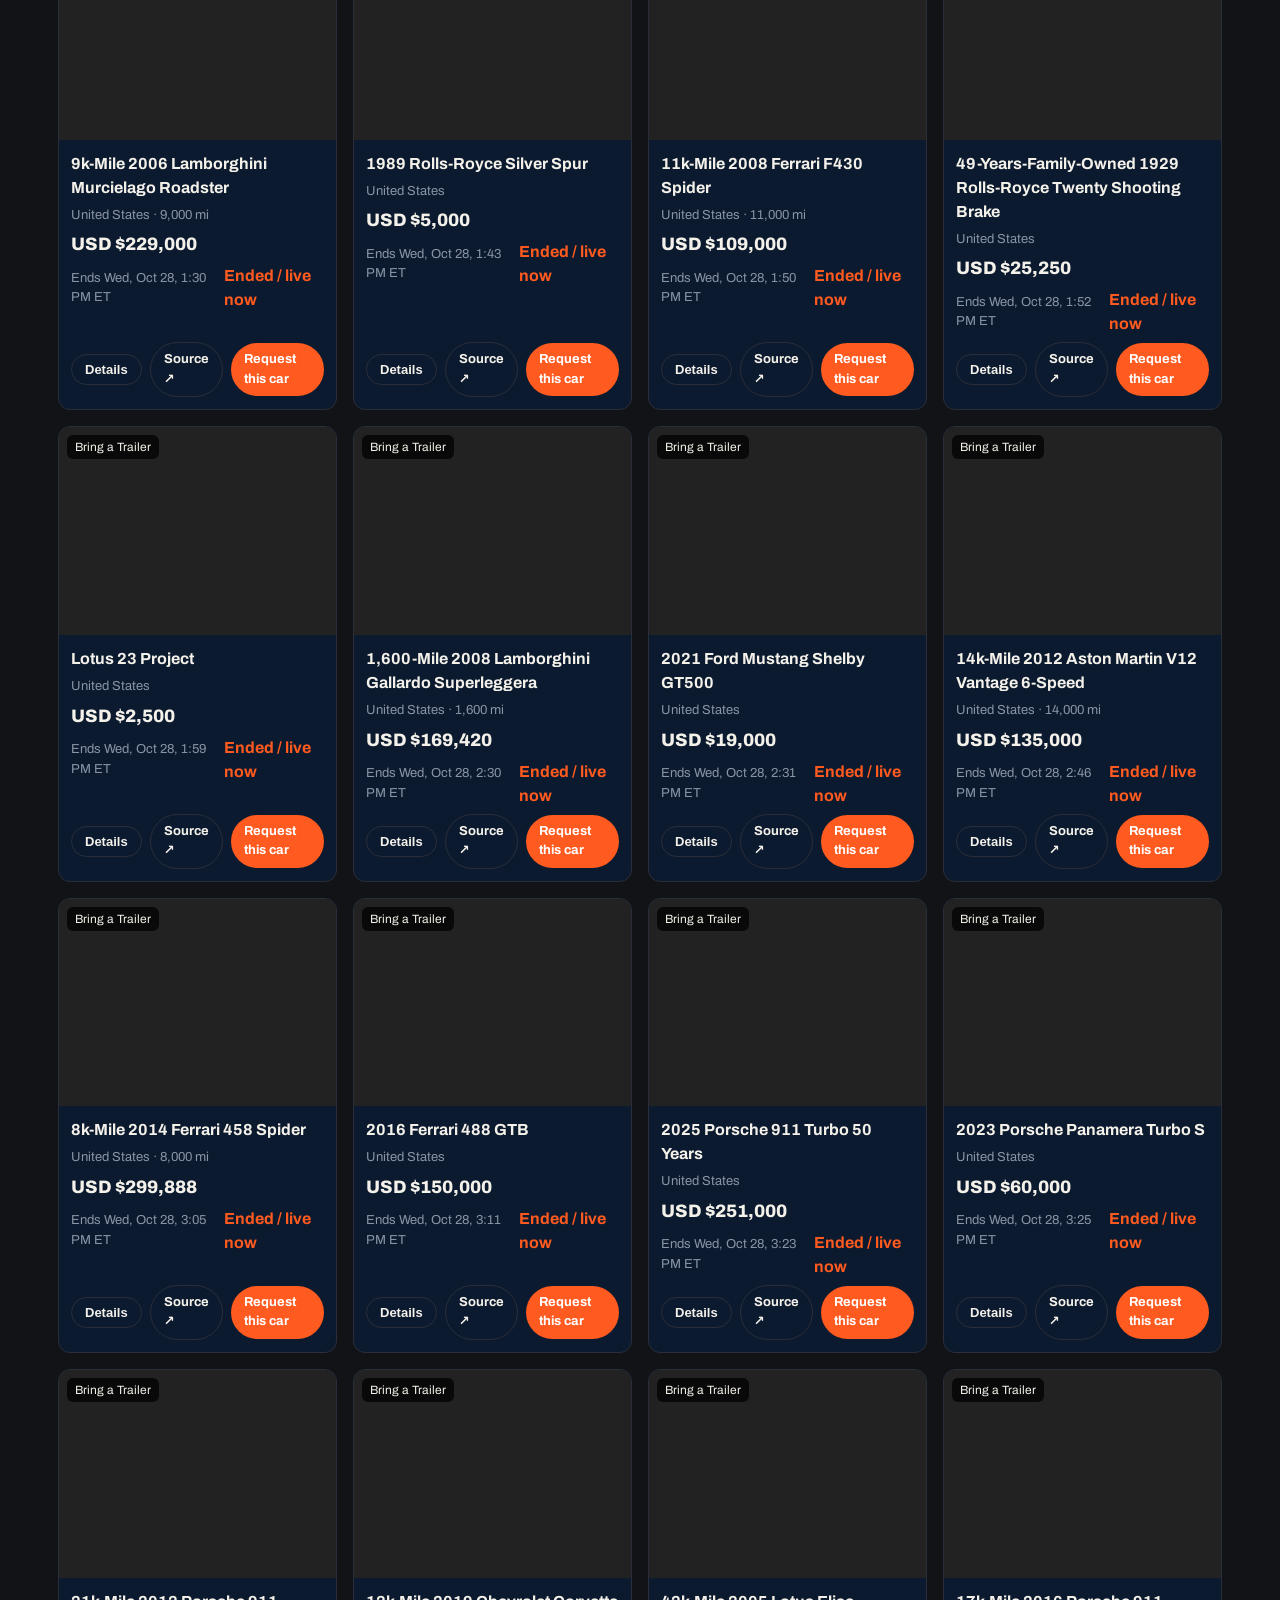
<file: exotic.html>
<!doctype html><html lang="en"><head><meta charset="utf-8"><meta name="viewport" content="width=device-width,initial-scale=1">
<title>Exotic Auctions | Super Street Rentals (prototype)</title><meta name="description" content="Super Street Rentals - exotic & ex-rental auction broker and peer-to-peer car rentals (prototype).">
<link rel="stylesheet" href="assets/style.css"></head><body data-page="exotic"><main><div class="wrap"><h1>Exotic & performance auctions</h1>
<p class="meta" id="updated"></p><p class="note">Ferrari, Lamborghini, McLaren, Porsche GT/Turbo, Aston Martin, Rolls-Royce, Bentley, AMG GT, R8, GT-R, Corvette Z06/ZR1, Lotus and more. IAA lots are insurance/salvage auctions (check damage & title) - current bids there are only visible to registered buyers.</p>
<div class="filters">
 <label>Search<input id="fQ" placeholder="e.g. 911, Huracan"></label>
 <label>Make<select id="fMake"></select></label><label>Site<select id="fSite"></select></label>
 <label>Ending<select id="fEnd"><option value="">Any time</option><option value="6">Within 6 h</option><option value="24">Within 24 h</option><option value="72">Within 3 days</option><option value="168">Within 7 days</option></select></label>
 <label>Sort<select id="fSort"><option value="end">Ending soonest</option><option value="bid">Highest bid</option></select></label>
 
 <span class="meta" id="count" style="align-self:end"></span></div><div class="grid" id="grid"><p>Loading…</p></div></div></main><script src="assets/config.js"></script><script src="assets/app.js"></script></body></html>
</file>
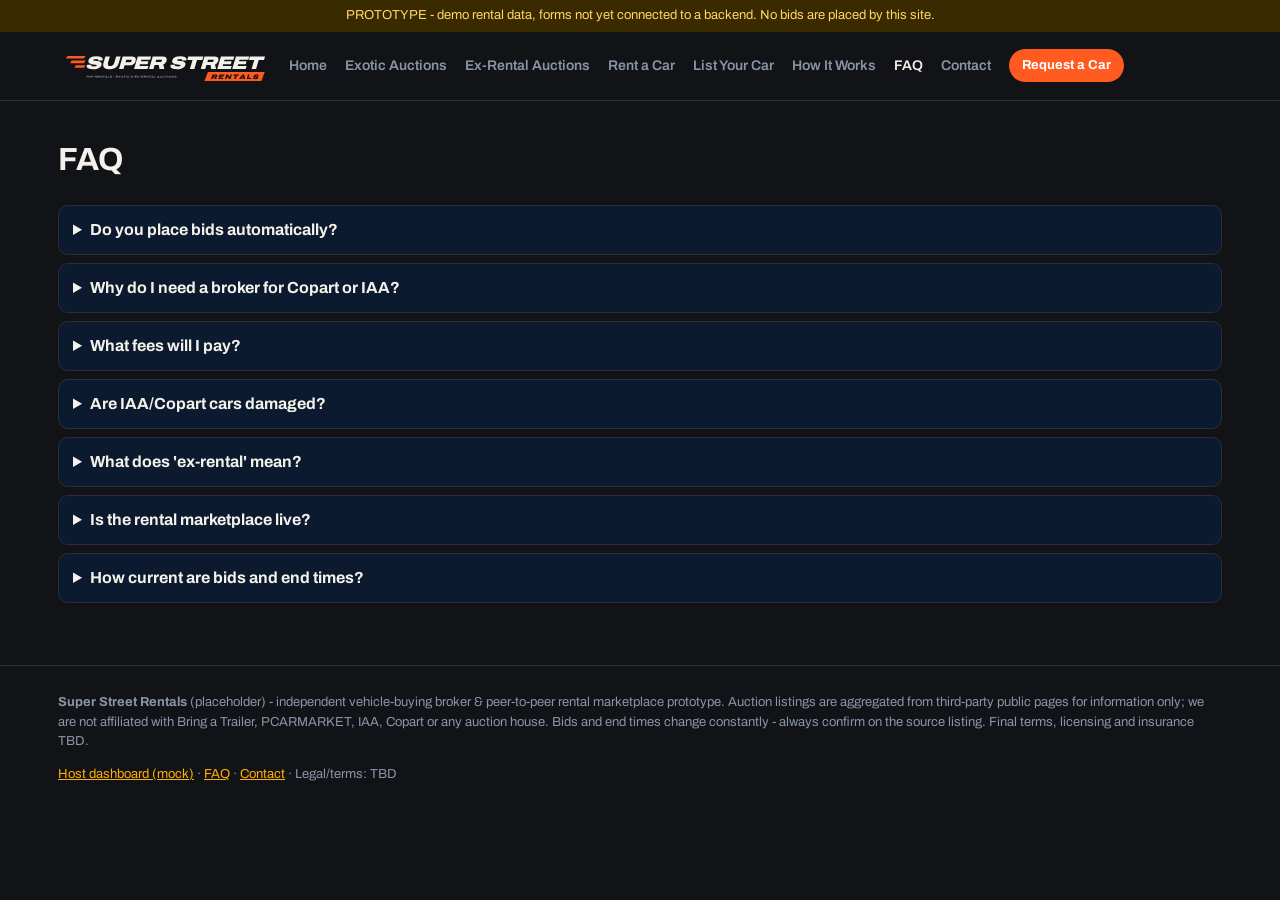
<file: faq.html>
<!doctype html><html lang="en"><head><meta charset="utf-8"><meta name="viewport" content="width=device-width,initial-scale=1">
<title>FAQ | Super Street Rentals (prototype)</title><meta name="description" content="Super Street Rentals - exotic & ex-rental auction broker and peer-to-peer car rentals (prototype).">
<link rel="stylesheet" href="assets/style.css"></head><body data-page="faq"><main><div class="wrap"><h1>FAQ</h1><details><summary>Do you place bids automatically?</summary><p>No. Nothing on this website bids. A person bids only after you sign a written max-bid authorization and pay a deposit.</p></details><details><summary>Why do I need a broker for Copart or IAA?</summary><p>Many Copart/IAA lots (especially in some states, or salvage titles) can only be bought by licensed dealers. Brokers let the public buy those lots through their license. Public IAA accounts cost about $225/yr and can only bid on public lots.</p></details><details><summary>What fees will I pay?</summary><p>Hammer price + the auction's buyer fee (e.g. BaT/Cars & Bids 5% with $250 min / $7,500 max; Copart/IAA tiered fees plus gate/internet fees) + our broker fee (TBD) + transport + taxes/registration.</p></details><details><summary>Are IAA/Copart cars damaged?</summary><p>Often. They are mostly insurance total-loss, recovered-theft or fleet vehicles. Check damage type, title status (salvage/clean) and run status.</p></details><details><summary>What does 'ex-rental' mean?</summary><p>The vehicle was consigned by a rental or fleet company. IAA lists these under 'Rental Vehicles'; the exact company is not always shown publicly.</p></details><details><summary>Is the rental marketplace live?</summary><p>Not yet - it's a preview. We need commercial P2P car-sharing insurance and payment setup before accepting bookings.</p></details><details><summary>How current are bids and end times?</summary><p>The feed refreshes on a schedule (every 30 minutes planned). Always confirm on the source listing; auctions can extend in the final minutes.</p></details></div></main><script src="assets/config.js"></script><script src="assets/app.js"></script></body></html>
</file>
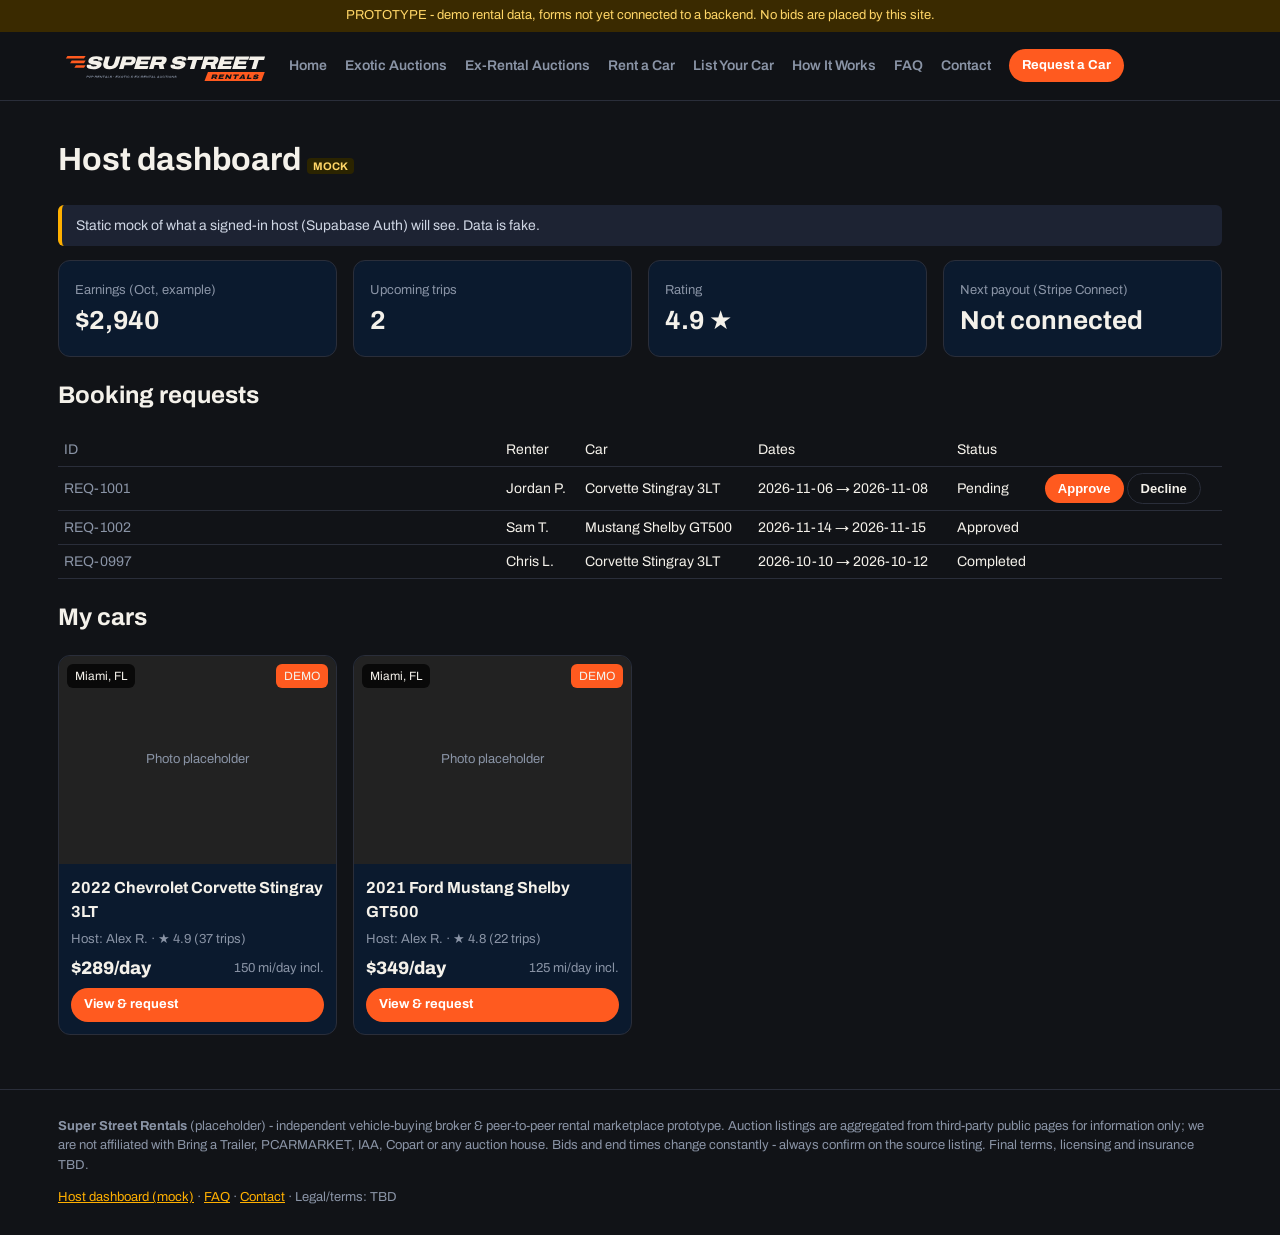
<file: host-dashboard.html>
<!doctype html><html lang="en"><head><meta charset="utf-8"><meta name="viewport" content="width=device-width,initial-scale=1">
<title>Host Dashboard (mock) | Super Street Rentals (prototype)</title><meta name="description" content="Super Street Rentals - exotic & ex-rental auction broker and peer-to-peer car rentals (prototype).">
<link rel="stylesheet" href="assets/style.css"></head><body data-page="dashboard"><main><div class="wrap"><h1>Host dashboard <span class="demo">MOCK</span></h1>
<p class="note">Static mock of what a signed-in host (Supabase Auth) will see. Data is fake.</p>
<div class="steps"><div class="stat"><span class="meta">Earnings (Oct, example)</span><b>$2,940</b></div><div class="stat"><span class="meta">Upcoming trips</span><b>2</b></div><div class="stat"><span class="meta">Rating</span><b>4.9 ★</b></div><div class="stat"><span class="meta">Next payout (Stripe Connect)</span><b>Not connected</b></div></div>
<h2>Booking requests</h2><table class="kv"><thead><tr><td>ID</td><td>Renter</td><td>Car</td><td>Dates</td><td>Status</td><td></td></tr></thead><tbody id="reqs"></tbody></table>
<h2>My cars</h2><div class="grid" id="myCars"></div></div></main><script src="assets/config.js"></script><script src="assets/app.js"></script></body></html>
</file>
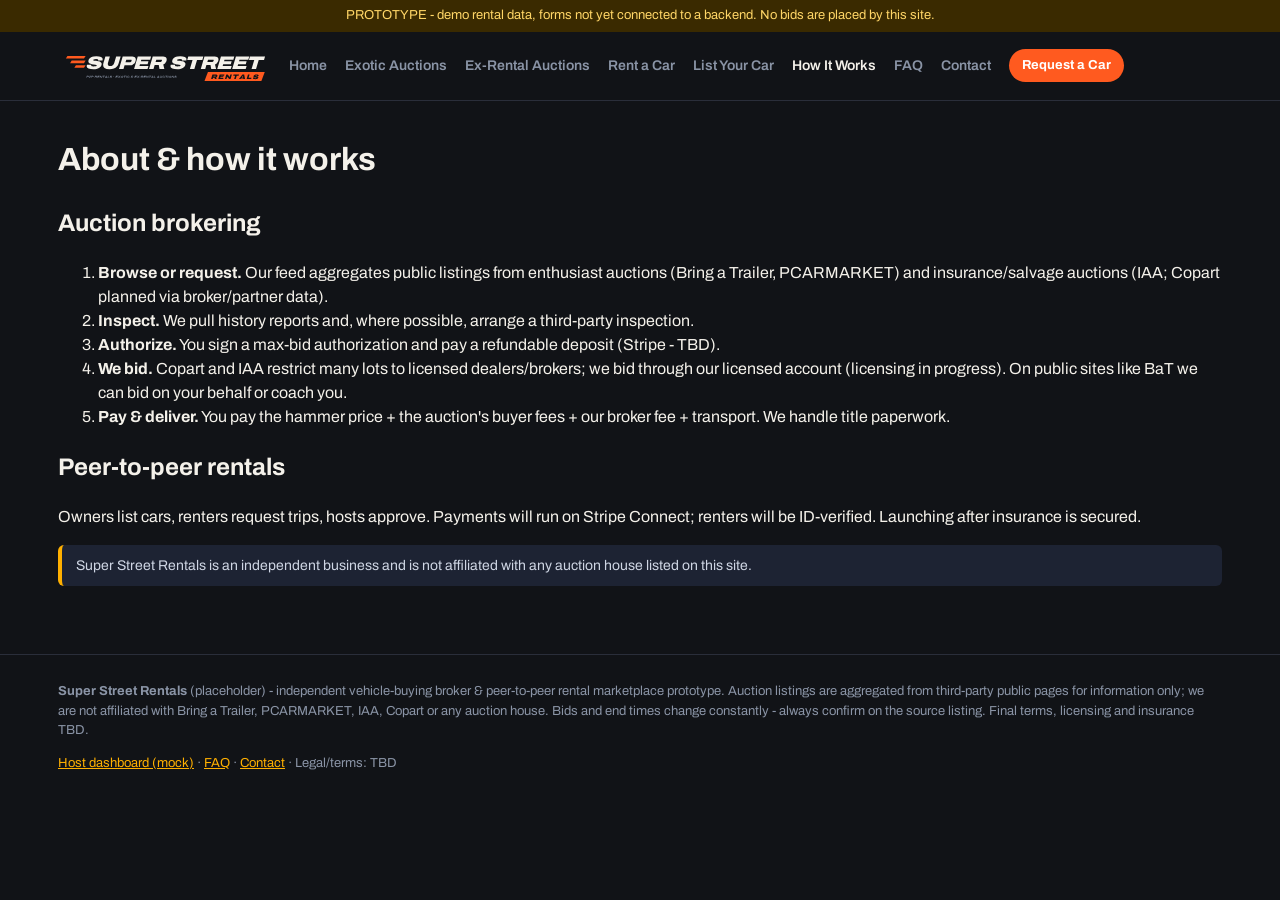
<file: how-it-works.html>
<!doctype html><html lang="en"><head><meta charset="utf-8"><meta name="viewport" content="width=device-width,initial-scale=1">
<title>How It Works | Super Street Rentals (prototype)</title><meta name="description" content="Super Street Rentals - exotic & ex-rental auction broker and peer-to-peer car rentals (prototype).">
<link rel="stylesheet" href="assets/style.css"></head><body data-page="about"><main><div class="wrap"><h1>About & how it works</h1>
<h2>Auction brokering</h2><ol><li><b>Browse or request.</b> Our feed aggregates public listings from enthusiast auctions (Bring a Trailer, PCARMARKET) and insurance/salvage auctions (IAA; Copart planned via broker/partner data).</li>
<li><b>Inspect.</b> We pull history reports and, where possible, arrange a third-party inspection.</li><li><b>Authorize.</b> You sign a max-bid authorization and pay a refundable deposit (Stripe - TBD).</li>
<li><b>We bid.</b> Copart and IAA restrict many lots to licensed dealers/brokers; we bid through our licensed account (licensing in progress). On public sites like BaT we can bid on your behalf or coach you.</li>
<li><b>Pay & deliver.</b> You pay the hammer price + the auction's buyer fees + our broker fee + transport. We handle title paperwork.</li></ol>
<h2>Peer-to-peer rentals</h2><p>Owners list cars, renters request trips, hosts approve. Payments will run on Stripe Connect; renters will be ID-verified. Launching after insurance is secured.</p>
<p class="note">Super Street Rentals is an independent business and is not affiliated with any auction house listed on this site.</p></div></main><script src="assets/config.js"></script><script src="assets/app.js"></script></body></html>
</file>
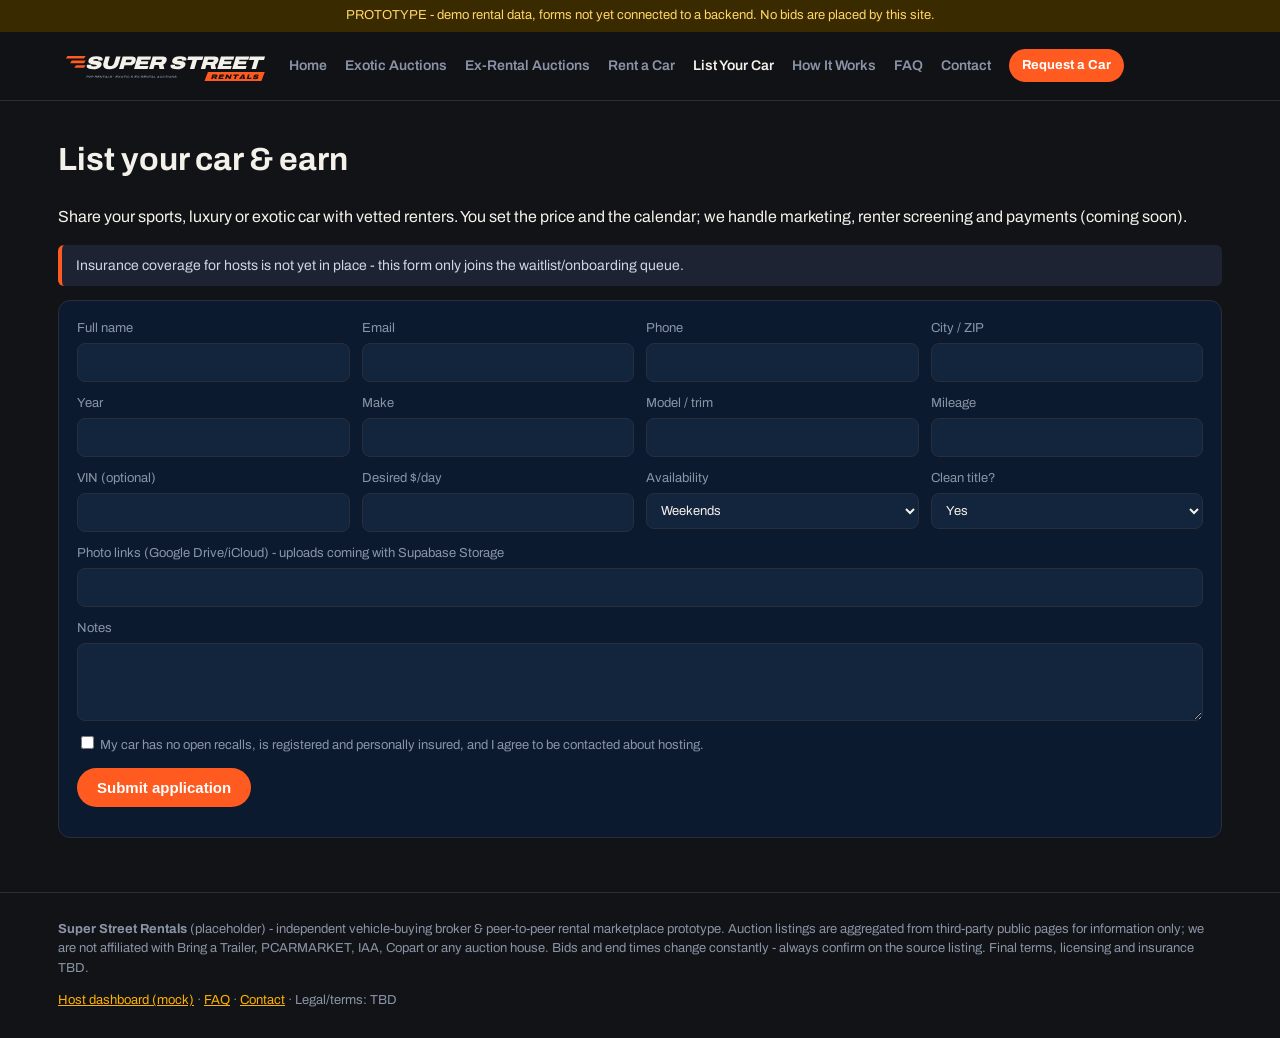
<file: list-your-car.html>
<!doctype html><html lang="en"><head><meta charset="utf-8"><meta name="viewport" content="width=device-width,initial-scale=1">
<title>List Your Car | Super Street Rentals (prototype)</title><meta name="description" content="Super Street Rentals - exotic & ex-rental auction broker and peer-to-peer car rentals (prototype).">
<link rel="stylesheet" href="assets/style.css"></head><body data-page="host"><main><div class="wrap"><h1>List your car & earn</h1>
<p>Share your sports, luxury or exotic car with vetted renters. You set the price and the calendar; we handle marketing, renter screening and payments (coming soon).</p>
<p class="note warn">Insurance coverage for hosts is not yet in place - this form only joins the waitlist/onboarding queue.</p>
<form class="f" id="hostForm">
<label>Full name<input name="name" required></label><label>Email<input type="email" name="email" required></label><label>Phone<input name="phone" required></label><label>City / ZIP<input name="city" required></label>
<label>Year<input type="number" name="year" required></label><label>Make<input name="make" required></label><label>Model / trim<input name="model" required></label><label>Mileage<input type="number" name="mileage"></label>
<label>VIN (optional)<input name="vin"></label><label>Desired $/day<input type="number" name="price"></label><label>Availability<select name="availability"><option>Weekends</option><option>Weekdays</option><option>Most days</option></select></label>
<label>Clean title?<select name="title"><option>Yes</option><option>No / rebuilt</option></select></label>
<label class="full">Photo links (Google Drive/iCloud) - uploads coming with Supabase Storage<input name="photos"></label>
<label class="full">Notes<textarea name="notes" rows="3"></textarea></label>
<label class="full"><span><input type="checkbox" required> My car has no open recalls, is registered and personally insured, and I agree to be contacted about hosting.</span></label>
<div class="full"><button class="btn">Submit application</button></div><div class="out full"></div></form></div></main><script src="assets/config.js"></script><script src="assets/app.js"></script></body></html>
</file>
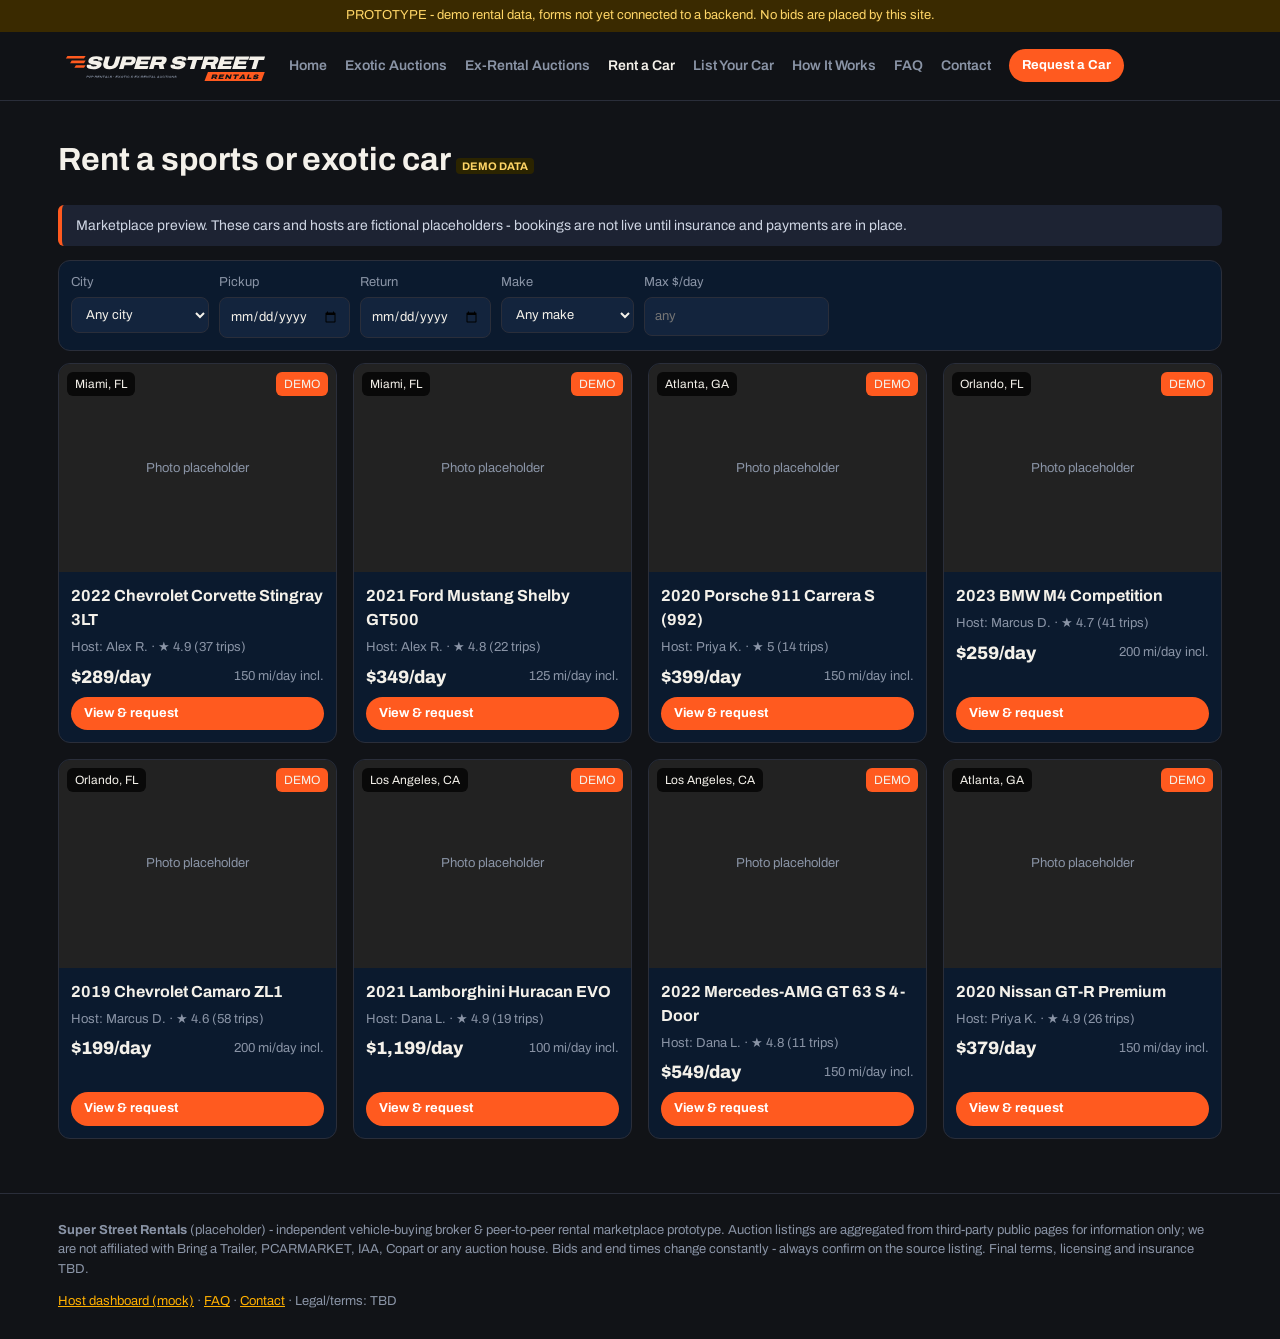
<file: rent.html>
<!doctype html><html lang="en"><head><meta charset="utf-8"><meta name="viewport" content="width=device-width,initial-scale=1">
<title>Rent a Car | Super Street Rentals (prototype)</title><meta name="description" content="Super Street Rentals - exotic & ex-rental auction broker and peer-to-peer car rentals (prototype).">
<link rel="stylesheet" href="assets/style.css"></head><body data-page="rent"><main><div class="wrap"><h1>Rent a sports or exotic car <span class="demo">DEMO DATA</span></h1>
<p class="note warn">Marketplace preview. These cars and hosts are fictional placeholders - bookings are not live until insurance and payments are in place.</p>
<div class="filters"><label>City<select id="rCity"></select></label><label>Pickup<input type="date" id="rStart"></label><label>Return<input type="date" id="rEnd"></label>
<label>Make<select id="rMake"></select></label><label>Max $/day<input type="number" id="rMax" placeholder="any"></label></div>
<div class="grid" id="cars"></div></div></main><script src="assets/config.js"></script><script src="assets/app.js"></script></body></html>
</file>
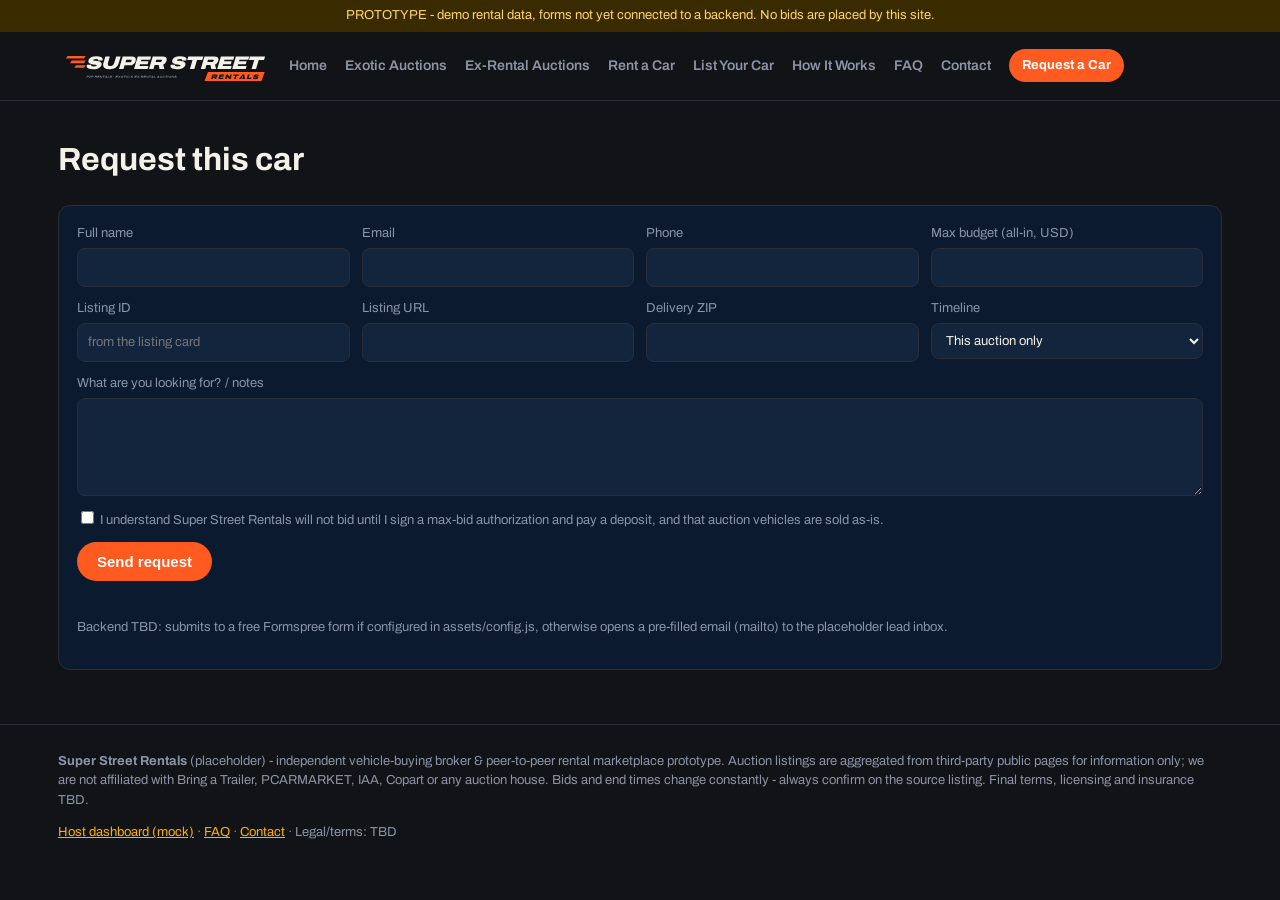
<file: request.html>
<!doctype html><html lang="en"><head><meta charset="utf-8"><meta name="viewport" content="width=device-width,initial-scale=1">
<title>Request a Car | Super Street Rentals (prototype)</title><meta name="description" content="Super Street Rentals - exotic & ex-rental auction broker and peer-to-peer car rentals (prototype).">
<link rel="stylesheet" href="assets/style.css"></head><body data-page="request"><main><div class="wrap"><h1>Request this car</h1><div id="picked"></div>
<form class="f" id="leadForm">
<label>Full name<input name="name" required></label><label>Email<input type="email" name="email" required></label><label>Phone<input name="phone" required></label>
<label>Max budget (all-in, USD)<input type="number" name="max_budget" min="0" required></label>
<label>Listing ID<input name="listing_id" placeholder="from the listing card"></label><label>Listing URL<input name="listing_url"></label>
<label>Delivery ZIP<input name="zip"></label><label>Timeline<select name="timeline"><option>This auction only</option><option>Within 30 days</option><option>Flexible</option></select></label>
<label class="full">What are you looking for? / notes<textarea name="notes" rows="4"></textarea></label>
<label class="full"><span><input type="checkbox" name="ack" required> I understand Super Street Rentals will not bid until I sign a max-bid authorization and pay a deposit, and that auction vehicles are sold as-is.</span></label>
<div class="full"><button class="btn">Send request</button></div><div class="out full"></div>
<p class="meta full">Backend TBD: submits to a free Formspree form if configured in assets/config.js, otherwise opens a pre-filled email (mailto) to the placeholder lead inbox.</p></form></div></main><script src="assets/config.js"></script><script src="assets/app.js"></script></body></html>
</file>
<file: assets/style.css>
:root{--bg:#111317;--panel:#0B1A2E;--panel2:#13243d;--text:#F4F1EA;--muted:#8A94A6;--accent:#FF5A1F;--accent2:#FFB000;--ok:#2ecc71;--line:#2a2e3a;--r:12px}
*{box-sizing:border-box}body{margin:0;font-family:"Archivo",system-ui,-apple-system,Segoe UI,Roboto,sans-serif;background:var(--bg);color:var(--text);line-height:1.5}
a{color:var(--accent2)}img{max-width:100%}
.ph-banner{background:#3a2a00;color:#ffd666;text-align:center;font-size:13px;padding:6px}
header.nav{position:sticky;top:0;z-index:20;background:rgba(17,19,23,.96);border-bottom:1px solid var(--line)}
.nav .wrap{display:flex;align-items:center;gap:18px;flex-wrap:wrap}
.logo{font-weight:900;font-size:20px;letter-spacing:.5px;text-decoration:none;color:var(--text)}.logo span{color:var(--accent)}
.logo small{display:block;font-size:10px;color:var(--muted);font-weight:400}
.nav a.l{color:var(--muted);text-decoration:none;font-weight:600;font-size:14px}.nav a.l:hover,.nav a.l.on{color:var(--text)}
.wrap{max-width:1200px;margin:0 auto;padding:14px 18px}
.hero{padding:70px 18px;background:radial-gradient(1200px 400px at 20% 0%,rgba(255,90,31,.25),transparent),linear-gradient(180deg,#0B1A2E,#111317);text-align:center}
.hero h1{font-size:clamp(32px,6vw,58px);margin:0 0 10px}.hero p{color:var(--muted);max-width:720px;margin:0 auto 22px;font-size:18px}
.btn{display:inline-block;background:var(--accent);color:#fff;border:0;border-radius:999px;padding:11px 20px;font-weight:700;text-decoration:none;cursor:pointer;font-size:15px}
.btn.alt{background:transparent;border:1px solid var(--line);color:var(--text)}.btn.sm{padding:7px 13px;font-size:13px}
.grid{display:grid;grid-template-columns:repeat(auto-fill,minmax(270px,1fr));gap:16px}
.card{background:var(--panel);border:1px solid var(--line);border-radius:var(--r);overflow:hidden;display:flex;flex-direction:column}
.card .img{aspect-ratio:4/3;background:#222 center/cover no-repeat;position:relative}
.card .img .noimg{position:absolute;inset:0;display:flex;align-items:center;justify-content:center;color:var(--muted);font-size:13px}
.badge{position:absolute;top:8px;left:8px;background:rgba(0,0,0,.75);padding:3px 8px;border-radius:6px;font-size:12px}
.badge.r{left:auto;right:8px;background:var(--accent)}
.card .b{padding:12px;display:flex;flex-direction:column;gap:6px;flex:1}
.card h3{font-size:16px;margin:0}.meta{color:var(--muted);font-size:13px}
.row{display:flex;justify-content:space-between;align-items:center;gap:8px}
.bid{font-weight:800;font-size:18px}.cd{font-variant-numeric:tabular-nums;color:var(--accent2);font-weight:700}
.cd.soon{color:var(--accent)}
.filters{display:flex;flex-wrap:wrap;gap:10px;background:var(--panel);padding:12px;border-radius:var(--r);border:1px solid var(--line);margin:12px 0}
input,select,textarea{background:var(--panel2);color:var(--text);border:1px solid var(--line);border-radius:8px;padding:9px 10px;font:inherit}
label{font-size:13px;color:var(--muted);display:flex;flex-direction:column;gap:4px}
form.f{display:grid;grid-template-columns:repeat(auto-fit,minmax(220px,1fr));gap:12px;background:var(--panel);padding:18px;border-radius:var(--r);border:1px solid var(--line)}
form.f .full{grid-column:1/-1}
.note{background:#1d2333;border-left:4px solid var(--accent2);padding:10px 14px;border-radius:6px;color:#cfd6e4;font-size:14px}
.warn{border-left-color:var(--accent)}
.steps{display:grid;grid-template-columns:repeat(auto-fit,minmax(220px,1fr));gap:16px}
.step{background:var(--panel);border:1px solid var(--line);border-radius:var(--r);padding:18px}.step b{color:var(--accent);font-size:28px}
.modal{position:fixed;inset:0;background:rgba(0,0,0,.7);display:none;align-items:center;justify-content:center;z-index:50;padding:16px}
.modal.open{display:flex}.modal .box{background:var(--panel);border:1px solid var(--line);border-radius:var(--r);max-width:820px;width:100%;max-height:92vh;overflow:auto;padding:18px}
table.kv{width:100%;border-collapse:collapse;font-size:14px}table.kv td{border-bottom:1px solid var(--line);padding:6px}table.kv td:first-child{color:var(--muted);width:38%}
.cal{display:grid;grid-template-columns:repeat(7,1fr);gap:4px;font-size:12px}.cal div{padding:8px 0;text-align:center;border-radius:6px;background:var(--panel2)}
.cal .x{background:#3a1515;color:#888;text-decoration:line-through}.cal .h{background:transparent;color:var(--muted)}.cal .sel{background:var(--accent);color:#fff}
.tabs{display:flex;gap:8px;margin:10px 0}.tabs a{padding:8px 14px;border-radius:999px;border:1px solid var(--line);text-decoration:none;color:var(--text)}.tabs a.on{background:var(--accent);border-color:var(--accent)}
footer{border-top:1px solid var(--line);margin-top:40px;color:var(--muted);font-size:13px}
.stat{background:var(--panel);border:1px solid var(--line);border-radius:var(--r);padding:16px}.stat b{font-size:26px;display:block}
details{background:var(--panel);border:1px solid var(--line);border-radius:10px;padding:12px 14px;margin:8px 0}summary{font-weight:700;cursor:pointer}
.demo{background:#2b2400;color:#ffd666;font-size:11px;padding:2px 6px;border-radius:4px;font-weight:700}
/* --- Brand fonts (Super Street Rentals): Archivo, SIL OFL 1.1. Additive only; no existing rules changed. --- */
@font-face{font-family:"Archivo";src:url("fonts/Archivo-VF.woff2") format("woff2");font-weight:100 900;font-stretch:62% 125%;font-style:normal;font-display:swap}
@font-face{font-family:"Archivo";src:url("fonts/Archivo-Italic-VF.woff2") format("woff2");font-weight:100 900;font-stretch:62% 125%;font-style:italic;font-display:swap}
:root{--brand-font:"Archivo",system-ui,-apple-system,Segoe UI,Roboto,sans-serif;--brand-orange:#FF5A1F;--brand-night:#0B1A2E;--brand-bone:#F4F1EA}
.brand-display{font-family:var(--brand-font);font-style:italic;font-weight:900;font-stretch:125%;letter-spacing:-.02em;text-transform:uppercase}
.logo img.brand-logo{height:40px;width:auto;display:block}

.hero h1,h1,h2{font-family:var(--brand-font)}.hero h1{font-style:italic;font-weight:900;text-transform:uppercase;letter-spacing:-.02em}
</file>
